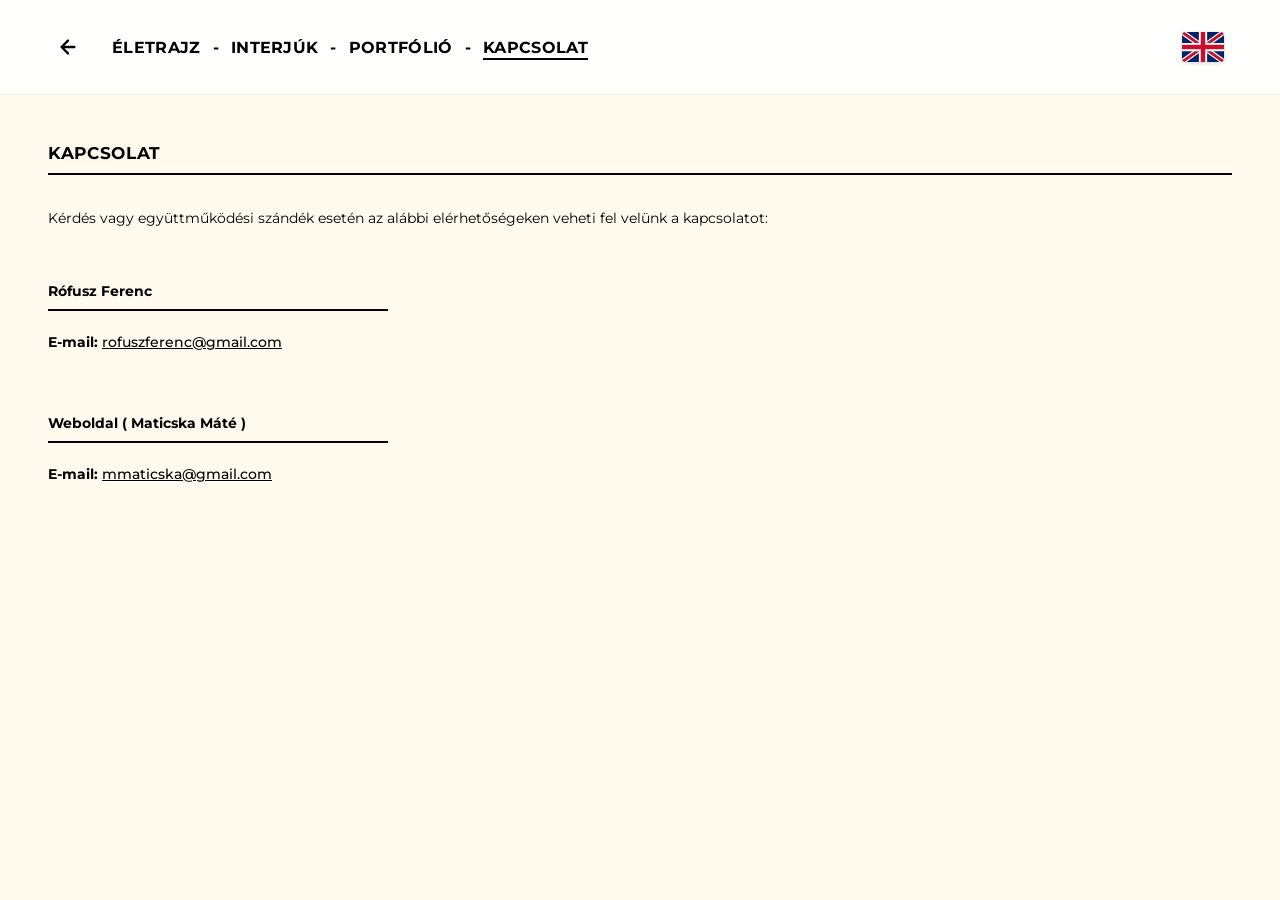
<file: contact.html>
<!DOCTYPE html>
<html lang="en">

<head>
    <meta charset="UTF-8">
    <meta name="viewport" content="width=device-width, initial-scale=1.0">
    <title>Contact | Ferenc Rofusz</title>
    <meta name="description" content="Contact information for Ferenc Rofusz, Academy Award-winning animation director.">
    <link rel="preconnect" href="https://fonts.googleapis.com">
    <link rel="preconnect" href="https://fonts.gstatic.com" crossorigin>
    <link href="https://fonts.googleapis.com/css2?family=Montserrat:wght@400;500;700;800&display=swap" rel="stylesheet">
    <link rel="stylesheet" href="style-interviews-contact.css">
    <script src="script-interviews-contact.js" defer></script>
</head>

<body>
    <header class="top-bar" id="top-bar">
        <div class="top-bar-left">
            <a href="index.html" class="back-arrow" id="back-arrow" title="Back to home">
                <svg viewBox="0 0 24 24" xmlns="http://www.w3.org/2000/svg">
                    <path d="M19 12H5M5 12L12 19M5 12L12 5" stroke-linecap="round" stroke-linejoin="round" />
                </svg>
            </a>
            <button class="menu-toggle" id="menu-toggle" aria-label="Toggle navigation" aria-expanded="false">
                <span class="hamburger-line"></span>
                <span class="hamburger-line"></span>
                <span class="hamburger-line"></span>
            </button>
            <nav class="cv-nav" id="cv-navigation">
                <a href="cv.html" id="nav-cv" data-hu="ÉLETRAJZ" data-en="CV">ÉLETRAJZ</a>
                <span class="separator">-</span>
                <a href="interviews.html" id="nav-interviews" data-hu="INTERJÚK" data-en="INTERVIEWS">INTERJÚK</a>
                <span class="separator">-</span>
                <a href="portfolio.html" id="nav-portfolio" data-hu="PORTFÓLIÓ" data-en="PORTFOLIO">PORTFÓLIÓ</a>
                <span class="separator">-</span>
                <a href="contact.html" id="nav-contact" class="active-page" data-hu="KAPCSOLAT"
                    data-en="CONTACT">KAPCSOLAT</a>
            </nav>
        </div>
        <div class="top-bar-right">
            <button class="lang-toggle" id="lang-toggle" title="Switch language" aria-label="Switch language">
                <svg id="flag-icon" viewBox="0 0 28 20" xmlns="http://www.w3.org/2000/svg">
                </svg>
            </button>
        </div>
    </header>
    <div class="menu-backdrop" id="menu-backdrop"></div>

    <main class="contact-container">
        <!-- Hungarian content -->
        <section id="hun-contact" class="page-section">
            <h2
                style="font-size: 1.05rem; font-weight: 700; margin-bottom: 2rem; padding-bottom: 0.6rem; border-bottom: 2px solid #000000; text-transform: uppercase; letter-spacing: 0.04em;">
                Kapcsolat</h2>
            <div style="font-size: 0.88rem; line-height: 1.7; color: #000000;">
                <p style="margin-bottom: 3rem;">Kérdés vagy együttműködési szándék esetén az alábbi elérhetőségeken veheti fel velünk a kapcsolatot:</p>

                <div style="margin-bottom: 3.5rem;">
                    <h3 style="font-size: 0.9rem; font-weight: 700; border-bottom: 2px solid #000000; padding-bottom: 0.4rem; margin-bottom: 1.2rem; max-width: 340px;">Rófusz Ferenc</h3>
                    <p><strong>E-mail:</strong> <a href="mailto:rofuszferenc@gmail.com" style="color: #000000; text-decoration: underline; font-weight: 500;">rofuszferenc@gmail.com</a></p>
                </div>

                <div>
                    <h3 style="font-size: 0.9rem; font-weight: 700; border-bottom: 2px solid #000000; padding-bottom: 0.4rem; margin-bottom: 1.2rem; max-width: 340px;">Weboldal ( Maticska Máté )</h3>
                    <p><strong>E-mail:</strong> <a href="mailto:mmaticska@gmail.com" style="color: #000000; text-decoration: underline; font-weight: 500;">mmaticska@gmail.com</a></p>
                </div>
            </div>
        </section>

        <!-- English content -->
        <section id="eng-contact" class="page-section hidden">
            <h2
                style="font-size: 1.05rem; font-weight: 700; margin-bottom: 2rem; padding-bottom: 0.6rem; border-bottom: 2px solid #000000; text-transform: uppercase; letter-spacing: 0.04em;">
                Contact</h2>
            <div style="font-size: 0.88rem; line-height: 1.7; color: #000000;">
                <p style="margin-bottom: 3rem;">For inquiries or collaboration, please get in touch with us at the following contact information:</p>

                <div style="margin-bottom: 3.5rem;">
                    <h3 style="font-size: 0.9rem; font-weight: 700; border-bottom: 2px solid #000000; padding-bottom: 0.4rem; margin-bottom: 1.2rem; max-width: 340px;">Ferenc Rófusz</h3>
                    <p><strong>E-mail:</strong> <a href="mailto:rofuszferenc@gmail.com" style="color: #000000; text-decoration: underline; font-weight: 500;">rofuszferenc@gmail.com</a></p>
                </div>

                <div>
                    <h3 style="font-size: 0.9rem; font-weight: 700; border-bottom: 2px solid #000000; padding-bottom: 0.4rem; margin-bottom: 1.2rem; max-width: 340px;">Website ( Máté Maticska )</h3>
                    <p><strong>E-mail:</strong> <a href="mailto:mmaticska@gmail.com" style="color: #000000; text-decoration: underline; font-weight: 500;">mmaticska@gmail.com</a></p>
                </div>
            </div>
        </section>
    </main>
</body>

</html>
</file>
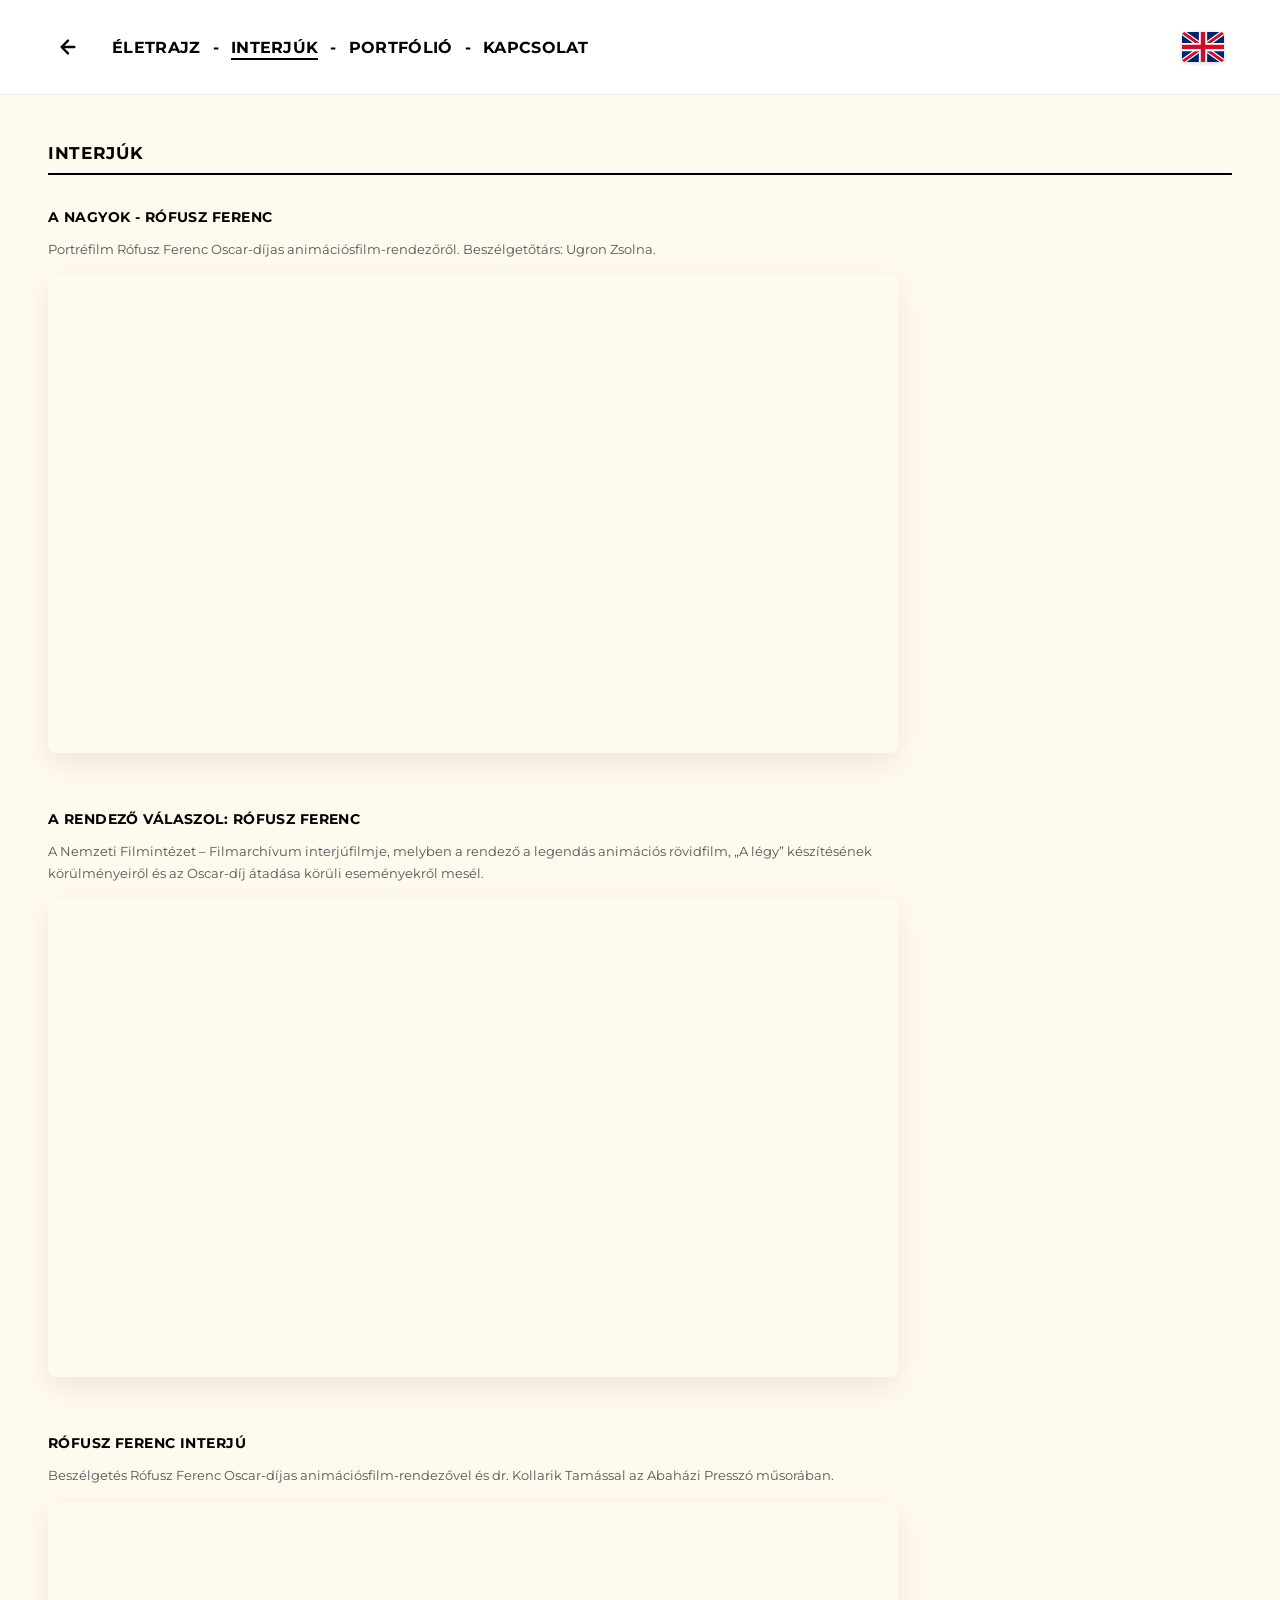
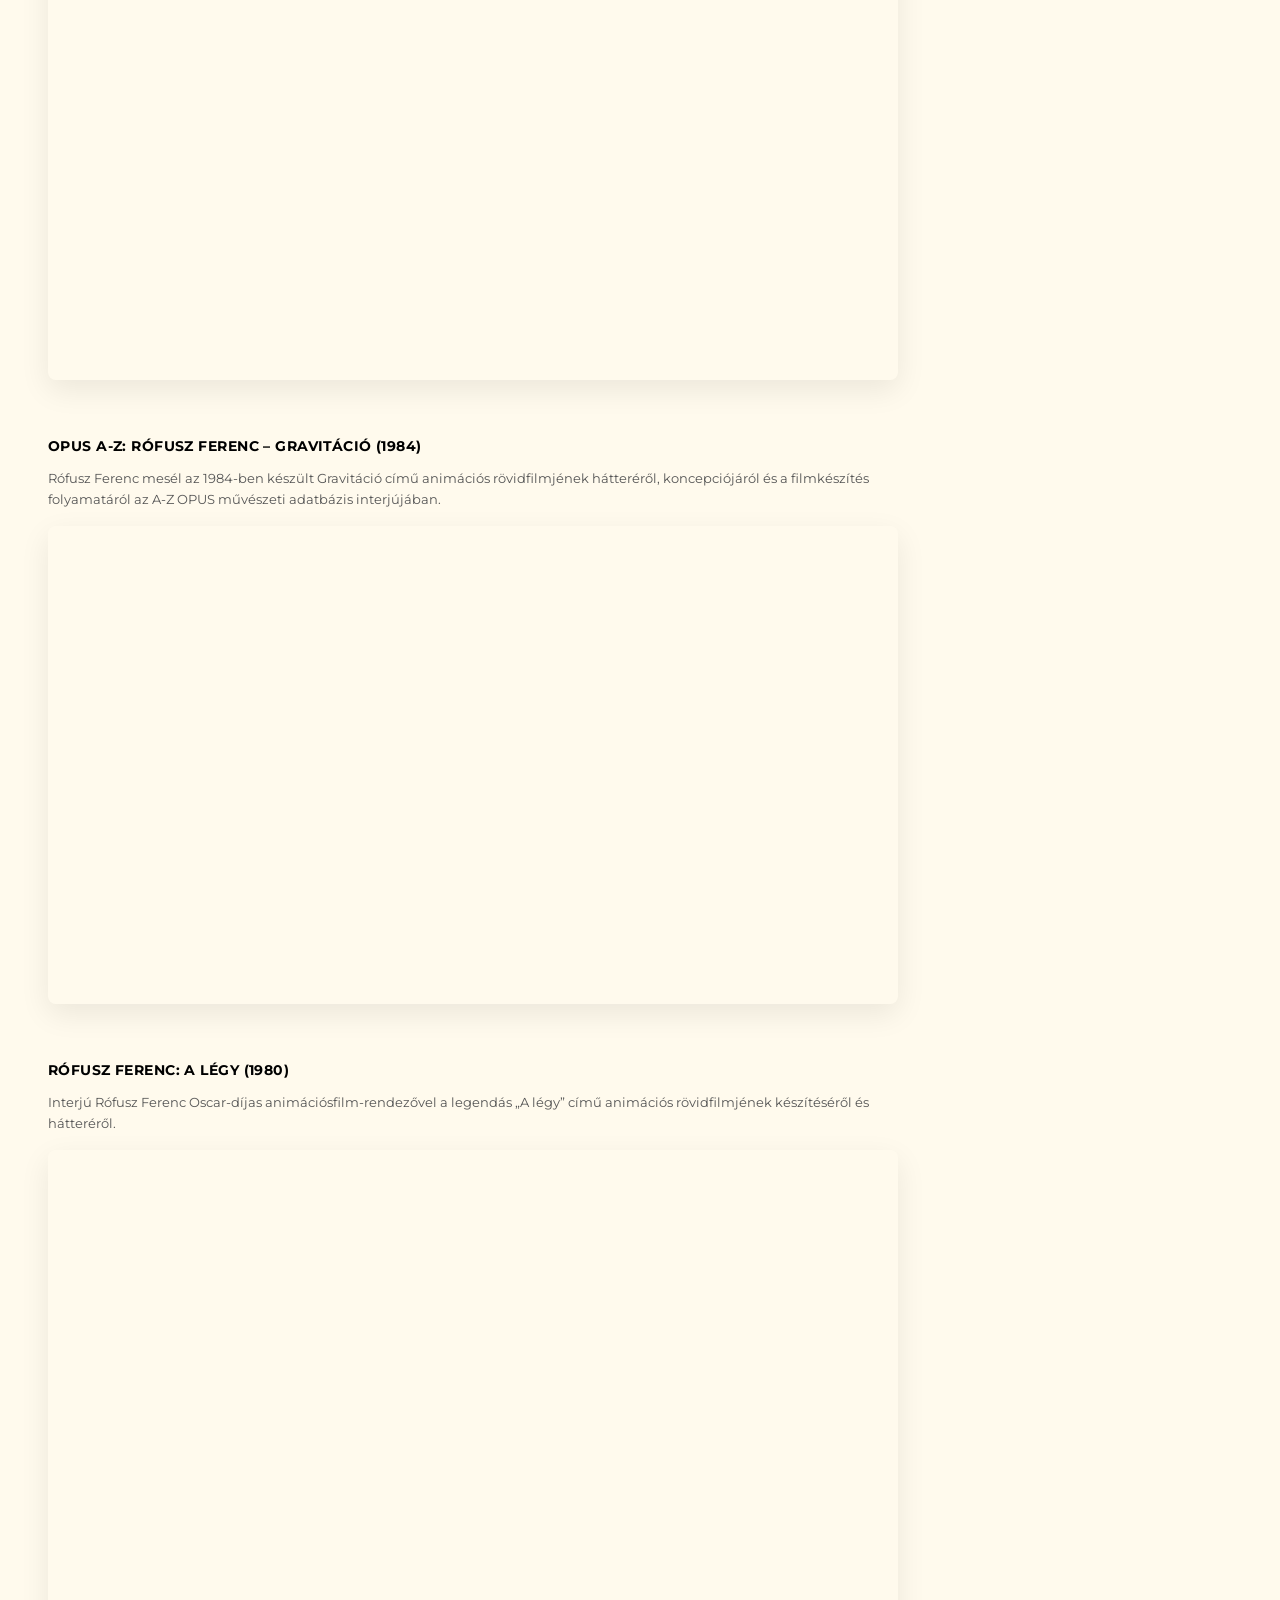
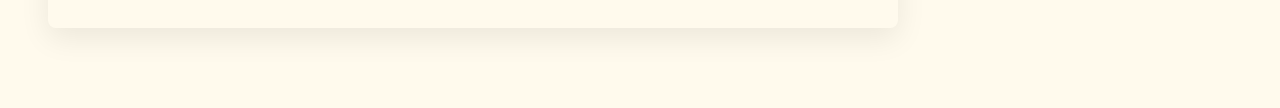
<file: interviews.html>
<!DOCTYPE html>
<html lang="en">
<head>
    <meta charset="UTF-8">
    <meta name="viewport" content="width=device-width, initial-scale=1.0">
    <title>Interviews | Ferenc Rofusz</title>
    <meta name="description" content="Interviews with Ferenc Rofusz, Academy Award-winning animation director.">
    <link rel="preconnect" href="https://fonts.googleapis.com">
    <link rel="preconnect" href="https://fonts.gstatic.com" crossorigin>
    <link href="https://fonts.googleapis.com/css2?family=Montserrat:wght@400;500;700;800&display=swap" rel="stylesheet">
    <link rel="stylesheet" href="style-interviews-contact.css">
    <script src="script-interviews-contact.js" defer></script>
</head>
<body>
    <header class="top-bar" id="top-bar">
        <div class="top-bar-left">
            <a href="index.html" class="back-arrow" id="back-arrow" title="Back to home">
                <svg viewBox="0 0 24 24" xmlns="http://www.w3.org/2000/svg">
                    <path d="M19 12H5M5 12L12 19M5 12L12 5" stroke-linecap="round" stroke-linejoin="round"/>
                </svg>
            </a>
            <button class="menu-toggle" id="menu-toggle" aria-label="Toggle navigation" aria-expanded="false">
                <span class="hamburger-line"></span>
                <span class="hamburger-line"></span>
                <span class="hamburger-line"></span>
            </button>
            <nav class="cv-nav" id="cv-navigation">
                <a href="cv.html" id="nav-cv" data-hu="ÉLETRAJZ" data-en="CV">ÉLETRAJZ</a>
                <span class="separator">-</span>
                <a href="interviews.html" id="nav-interviews" class="active-page" data-hu="INTERJÚK" data-en="INTERVIEWS">INTERJÚK</a>
                <span class="separator">-</span>
                <a href="portfolio.html" id="nav-portfolio" data-hu="PORTFÓLIÓ" data-en="PORTFOLIO">PORTFÓLIÓ</a>
                <span class="separator">-</span>
                <a href="contact.html" id="nav-contact" data-hu="KAPCSOLAT" data-en="CONTACT">KAPCSOLAT</a>
            </nav>
        </div>
        <div class="top-bar-right">
            <button class="lang-toggle" id="lang-toggle" title="Switch language" aria-label="Switch language">
                <svg id="flag-icon" viewBox="0 0 28 20" xmlns="http://www.w3.org/2000/svg">
                </svg>
            </button>
        </div>
    </header>
    <div class="menu-backdrop" id="menu-backdrop"></div>

    <main class="interviews-container">
        <!-- Hungarian content -->
        <section id="hun-interviews" class="page-section">
            <h2 style="font-size: 1.05rem; font-weight: 700; margin-bottom: 2rem; padding-bottom: 0.6rem; border-bottom: 2px solid #000000; text-transform: uppercase; letter-spacing: 0.04em;">Interjúk</h2>
            
            <div class="video-stack">
                <div class="video-item">
                    <h3 class="video-title">A nagyok - Rófusz Ferenc</h3>
                    <p class="video-description">Portréfilm Rófusz Ferenc Oscar-díjas animációsfilm-rendezőről. Beszélgetőtárs: Ugron Zsolna.</p>
                    <div class="video-wrapper">
                        <iframe src="https://www.youtube.com/embed/4d3fYSugNXc" title="A nagyok - Rófusz Ferenc" allow="accelerometer; autoplay; clipboard-write; encrypted-media; gyroscope; picture-in-picture; web-share" allowfullscreen></iframe>
                    </div>
                </div>

                <div class="video-item">
                    <h3 class="video-title">A rendező válaszol: Rófusz Ferenc</h3>
                    <p class="video-description">A Nemzeti Filmintézet – Filmarchívum interjúfilmje, melyben a rendező a legendás animációs rövidfilm, „A légy” készítésének körülményeiről és az Oscar-díj átadása körüli eseményekről mesél.</p>
                    <div class="video-wrapper">
                        <iframe src="https://www.youtube.com/embed/uu04R0nTomk" title="A rendező válaszol: Rófusz Ferenc" allow="accelerometer; autoplay; clipboard-write; encrypted-media; gyroscope; picture-in-picture; web-share" allowfullscreen></iframe>
                    </div>
                </div>

                <div class="video-item">
                    <h3 class="video-title">Rófusz Ferenc Interjú</h3>
                    <p class="video-description">Beszélgetés Rófusz Ferenc Oscar-díjas animációsfilm-rendezővel és dr. Kollarik Tamással az Abaházi Presszó műsorában.</p>
                    <div class="video-wrapper">
                        <iframe src="https://videa.hu/player?v=eG8rBekgghHDsQeF" title="Interview with Ferenc Rófusz" allowfullscreen="allowfullscreen" webkitallowfullscreen="webkitallowfullscreen" mozallowfullscreen="mozallowfullscreen" frameborder="0"></iframe>
                    </div>
                </div>

                <div class="video-item">
                    <h3 class="video-title">OPUS A-Z: Rófusz Ferenc – Gravitáció (1984)</h3>
                    <p class="video-description">Rófusz Ferenc mesél az 1984-ben készült Gravitáció című animációs rövidfilmjének hátteréről, koncepciójáról és a filmkészítés folyamatáról az A-Z OPUS művészeti adatbázis interjújában.</p>
                    <div class="video-wrapper">
                        <iframe src="https://www.youtube.com/embed/0zvVD1_QoEo" title="OPUS A-Z: Rófusz Ferenc – Gravitáció (1984)" allow="accelerometer; autoplay; clipboard-write; encrypted-media; gyroscope; picture-in-picture; web-share" allowfullscreen></iframe>
                    </div>
                </div>

                <div class="video-item">
                    <h3 class="video-title">Rófusz Ferenc: A légy (1980)</h3>
                    <p class="video-description">Interjú Rófusz Ferenc Oscar-díjas animációsfilm-rendezővel a legendás „A légy” című animációs rövidfilmjének készítéséről és hátteréről.</p>
                    <div class="video-wrapper">
                        <iframe src="https://www.youtube.com/embed/AgMYpuUhImk" title="Rófusz Ferenc - A légy, 1980" allow="accelerometer; autoplay; clipboard-write; encrypted-media; gyroscope; picture-in-picture; web-share" referrerpolicy="strict-origin-when-cross-origin" allowfullscreen></iframe>
                    </div>
                </div>
            </div>
        </section>

        <!-- English content -->
        <section id="eng-interviews" class="page-section hidden">
            <h2 style="font-size: 1.05rem; font-weight: 700; margin-bottom: 2rem; padding-bottom: 0.6rem; border-bottom: 2px solid #000000; text-transform: uppercase; letter-spacing: 0.04em;">Interviews</h2>
            
            <div class="video-stack">
                <div class="video-item">
                    <h3 class="video-title">A nagyok (The Great Ones) - Ferenc Rófusz</h3>
                    <p class="video-description">Portrait documentary about Oscar-winning animation director Ferenc Rófusz. Interview by Zsolna Ugron (in Hungarian).</p>
                    <div class="video-wrapper">
                        <iframe src="https://www.youtube.com/embed/4d3fYSugNXc" title="A nagyok - Ferenc Rófusz" allow="accelerometer; autoplay; clipboard-write; encrypted-media; gyroscope; picture-in-picture; web-share" allowfullscreen></iframe>
                    </div>
                </div>

                <div class="video-item">
                    <h3 class="video-title">The Director Answers: Ferenc Rófusz</h3>
                    <p class="video-description">An interview film produced by the National Film Institute – Film Archive. The director shares insights about the creation of the 1980 Academy Award-winning short film "The Fly" and his journey (in Hungarian).</p>
                    <div class="video-wrapper">
                        <iframe src="https://www.youtube.com/embed/uu04R0nTomk" title="The Director Answers: Ferenc Rófusz" allow="accelerometer; autoplay; clipboard-write; encrypted-media; gyroscope; picture-in-picture; web-share" allowfullscreen></iframe>
                    </div>
                </div>

                <div class="video-item">
                    <h3 class="video-title">Interview with Ferenc Rófusz</h3>
                    <p class="video-description">Talk show interview with Oscar-winning animation director Ferenc Rófusz and Dr. Tamás Kollarik on the Abaházi Presszó show (in Hungarian).</p>
                    <div class="video-wrapper">
                        <iframe src="https://videa.hu/player?v=eG8rBekgghHDsQeF" title="Interview with Ferenc Rófusz" allowfullscreen="allowfullscreen" webkitallowfullscreen="webkitallowfullscreen" mozallowfullscreen="mozallowfullscreen" frameborder="0"></iframe>
                    </div>
                </div>

                <div class="video-item">
                    <h3 class="video-title">OPUS A-Z: Ferenc Rófusz – Gravity (1984)</h3>
                    <p class="video-description">Ferenc Rófusz talks about the background, concept, and creative process behind his 1984 animated short film "Gravity" in this interview for the A-Z OPUS art database (in Hungarian).</p>
                    <div class="video-wrapper">
                        <iframe src="https://www.youtube.com/embed/0zvVD1_QoEo" title="OPUS A-Z: Ferenc Rófusz – Gravity (1984)" allow="accelerometer; autoplay; clipboard-write; encrypted-media; gyroscope; picture-in-picture; web-share" allowfullscreen></iframe>
                    </div>
                </div>

                <div class="video-item">
                    <h3 class="video-title">Ferenc Rófusz: The Fly (1980)</h3>
                    <p class="video-description">Interview with Oscar-winning animation director Ferenc Rófusz about the making and background of his legendary animated short film "The Fly" (in Hungarian).</p>
                    <div class="video-wrapper">
                        <iframe src="https://www.youtube.com/embed/AgMYpuUhImk" title="Rófusz Ferenc - A légy, 1980" allow="accelerometer; autoplay; clipboard-write; encrypted-media; gyroscope; picture-in-picture; web-share" referrerpolicy="strict-origin-when-cross-origin" allowfullscreen></iframe>
                    </div>
                </div>
            </div>
        </section>
    </main>
</body>
</html>
</file>
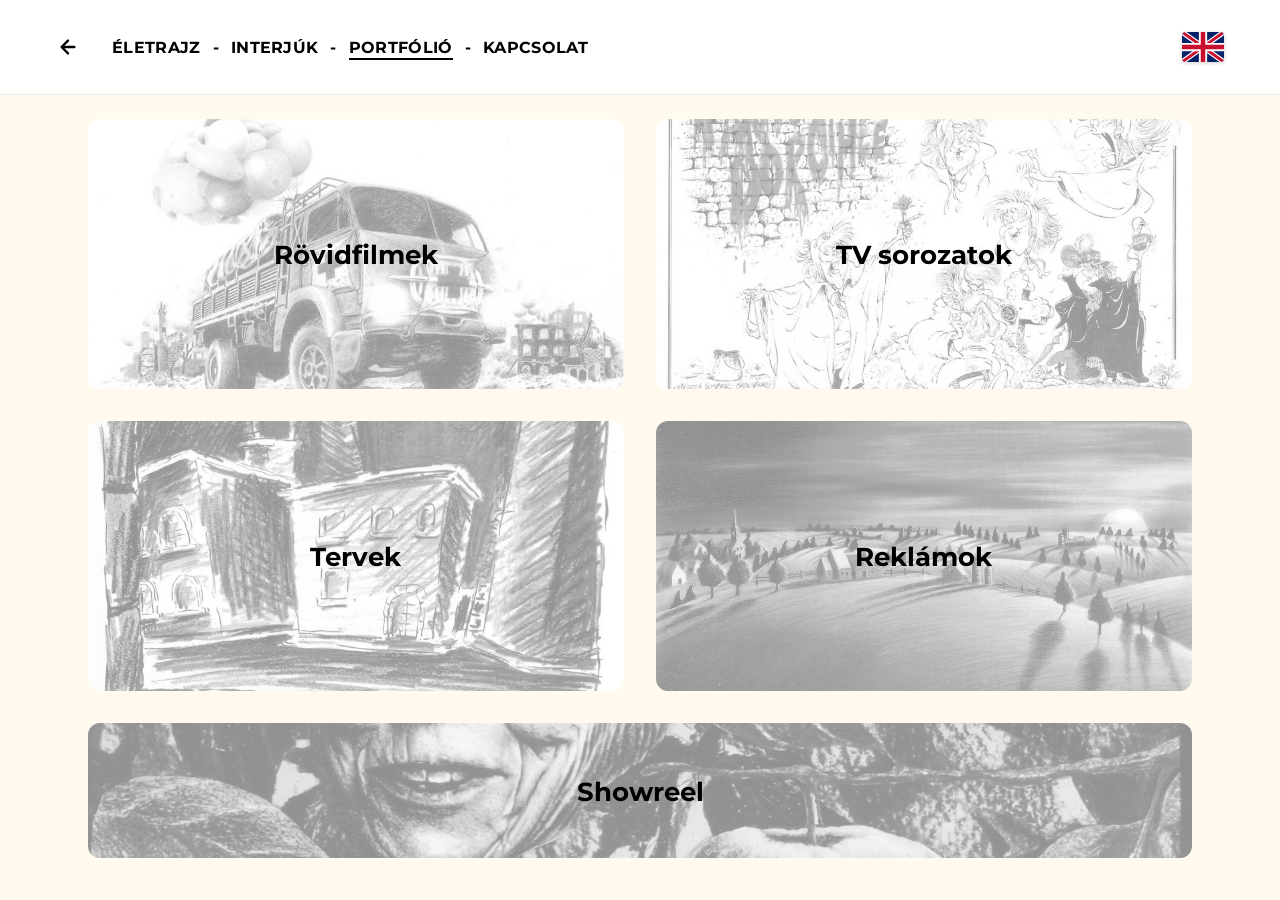
<file: portfolio.html>
<!DOCTYPE html>
<html lang="en">
<head>
    <meta charset="UTF-8">
    <meta name="viewport" content="width=device-width, initial-scale=1.0">
    <title>Portfolio | Ferenc Rofusz</title>
    <meta name="description" content="Portfolio of Ferenc Rofusz. Showcase of shortfilms, tv series, design work, and commercials.">
    <link rel="preconnect" href="https://fonts.googleapis.com">
    <link rel="preconnect" href="https://fonts.gstatic.com" crossorigin>
    <link href="https://fonts.googleapis.com/css2?family=Montserrat:wght@400;500;700;800&display=swap" rel="stylesheet">
    <link rel="stylesheet" href="assets/portfolio/style-portfolio.css">
    <script src="assets/portfolio/script-portfolio.js" defer></script>
</head>
<body>
    <header class="top-bar" id="top-bar">
        <div class="top-bar-left">
            <a href="index.html" class="back-arrow" id="back-arrow" title="Back to home">
                <svg viewBox="0 0 24 24" xmlns="http://www.w3.org/2000/svg">
                    <path d="M19 12H5M5 12L12 19M5 12L12 5" stroke-linecap="round" stroke-linejoin="round"/>
                </svg>
            </a>
            <button class="menu-toggle" id="menu-toggle" aria-label="Toggle navigation" aria-expanded="false">
                <span class="hamburger-line"></span>
                <span class="hamburger-line"></span>
                <span class="hamburger-line"></span>
            </button>
            <nav class="cv-nav" id="cv-navigation">
                <a href="cv.html" id="nav-cv" data-hu="ÉLETRAJZ" data-en="CV">ÉLETRAJZ</a>
                <span class="separator">-</span>
                <a href="interviews.html" id="nav-interviews" data-hu="INTERJÚK" data-en="INTERVIEWS">INTERJÚK</a>
                <span class="separator">-</span>
                <a href="portfolio.html" id="nav-portfolio" class="active-page" data-hu="PORTFÓLIÓ" data-en="PORTFOLIO">PORTFÓLIÓ</a>
                <span class="separator">-</span>
                <a href="contact.html" id="nav-contact" data-hu="KAPCSOLAT" data-en="CONTACT">KAPCSOLAT</a>
            </nav>
        </div>
        <div class="top-bar-right">
            <button class="lang-toggle" id="lang-toggle" title="Switch language" aria-label="Switch language">
                <svg id="flag-icon" viewBox="0 0 28 20" xmlns="http://www.w3.org/2000/svg">
                </svg>
            </button>
        </div>
    </header>
    <div class="menu-backdrop" id="menu-backdrop"></div>

    <main class="portfolio-container">
        <a href="assets/portfolio/shortfilms.html" class="portfolio-card card-large" id="card-shortfilms">
            <div class="card-bg active" style="background-image: url('assets/portfolio/shortfilms/cover/last_supper.jpg');"></div>
            <div class="card-bg next"></div>
            <div class="card-overlay"></div>
            <h3 class="card-title" data-hu="Rövidfilmek" data-en="Short films">Rövidfilmek</h3>
        </a>
        <a href="assets/portfolio/tv-series.html" class="portfolio-card card-large" id="card-tvseries">
            <div class="card-bg active" style="background-image: url('assets/portfolio/tv-series/cover/Hoppi_Plakat_projector.jpg');"></div>
            <div class="card-bg next"></div>
            <div class="card-overlay"></div>
            <h3 class="card-title" data-hu="TV sorozatok" data-en="TV series">TV sorozatok</h3>
        </a>
        <a href="assets/portfolio/design.html" class="portfolio-card card-large" id="card-design">
            <div class="card-bg active" style="background-image: url('assets/portfolio/design/cover/cover1.jpg');"></div>
            <div class="card-bg next"></div>
            <div class="card-overlay"></div>
            <h3 class="card-title" data-hu="Tervek" data-en="Designs">Tervek</h3>
        </a>
        <a href="assets/portfolio/commercials.html" class="portfolio-card card-large" id="card-commercials">
            <div class="card-bg active" style="background-image: url('assets/portfolio/commercials/cover/cover1.jpg');"></div>
            <div class="card-bg next"></div>
            <div class="card-overlay"></div>
            <h3 class="card-title" data-hu="Reklámok" data-en="Commercials">Reklámok</h3>
        </a>
        <a href="assets/portfolio/showreel.html" class="portfolio-card card-thin" id="card-showreel">
            <div class="card-bg active" style="background-image: url('assets/home/valogatas/A légy-035.jpg');"></div>
            <div class="card-bg next"></div>
            <div class="card-overlay"></div>
            <h3 class="card-title" data-hu="Showreel" data-en="Showreel">Showreel</h3>
        </a>
    </main>

    <!-- TV Series Sub-portfolio Modal -->
    <div class="modal-overlay" id="tvseries-modal">
        <div class="modal-content">
            <button class="modal-back-arrow" id="modal-back" aria-label="Back">
                <svg viewBox="0 0 24 24" xmlns="http://www.w3.org/2000/svg">
                    <path d="M19 12H5M5 12L12 19M5 12L12 5" stroke-linecap="round" stroke-linejoin="round"/>
                </svg>
            </button>
            <div class="modal-cards-container">
                <a href="assets/portfolio/tv-series.html" class="portfolio-card card-large" id="modal-card-tvseries">
                    <div class="card-bg active" style="background-image: url('assets/portfolio/tv-series/cover/Hoppi_Plakat_projector.jpg');"></div>
                    <div class="card-bg next"></div>
                    <div class="card-overlay"></div>
                    <h3 class="card-title" data-hu="TV sorozatok" data-en="TV series">TV sorozatok</h3>
                </a>
                <a href="assets/portfolio/tv-series-design.html" class="portfolio-card card-large" id="modal-card-tvseries-design">
                    <div class="card-bg active" style="background-image: url('assets/portfolio/tv-series/cover/katalogus_nagy_01.jpg');"></div>
                    <div class="card-bg next"></div>
                    <div class="card-overlay"></div>
                    <h3 class="card-title" data-hu="TV sorozat tervek" data-en="TV series design">TV sorozat tervek</h3>
                </a>
            </div>
        </div>
    </div>
</body>
</html>
</file>
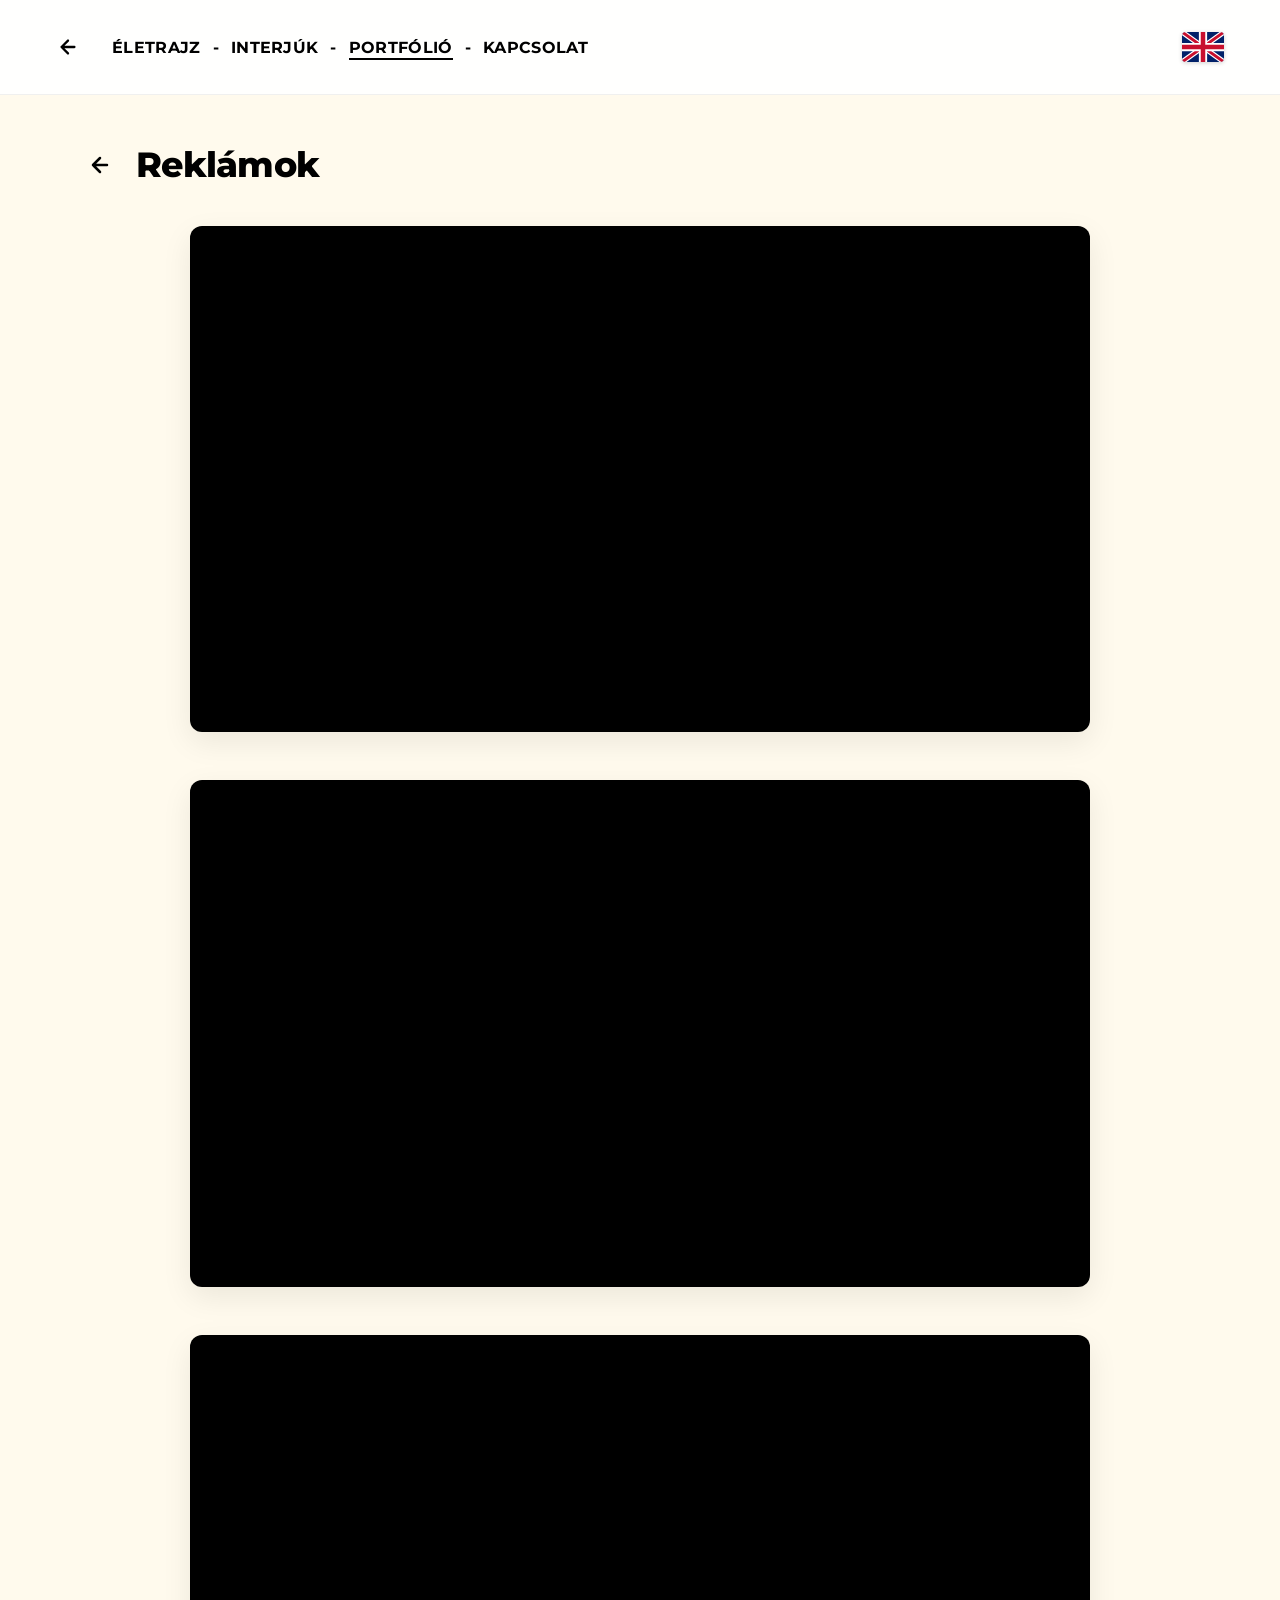
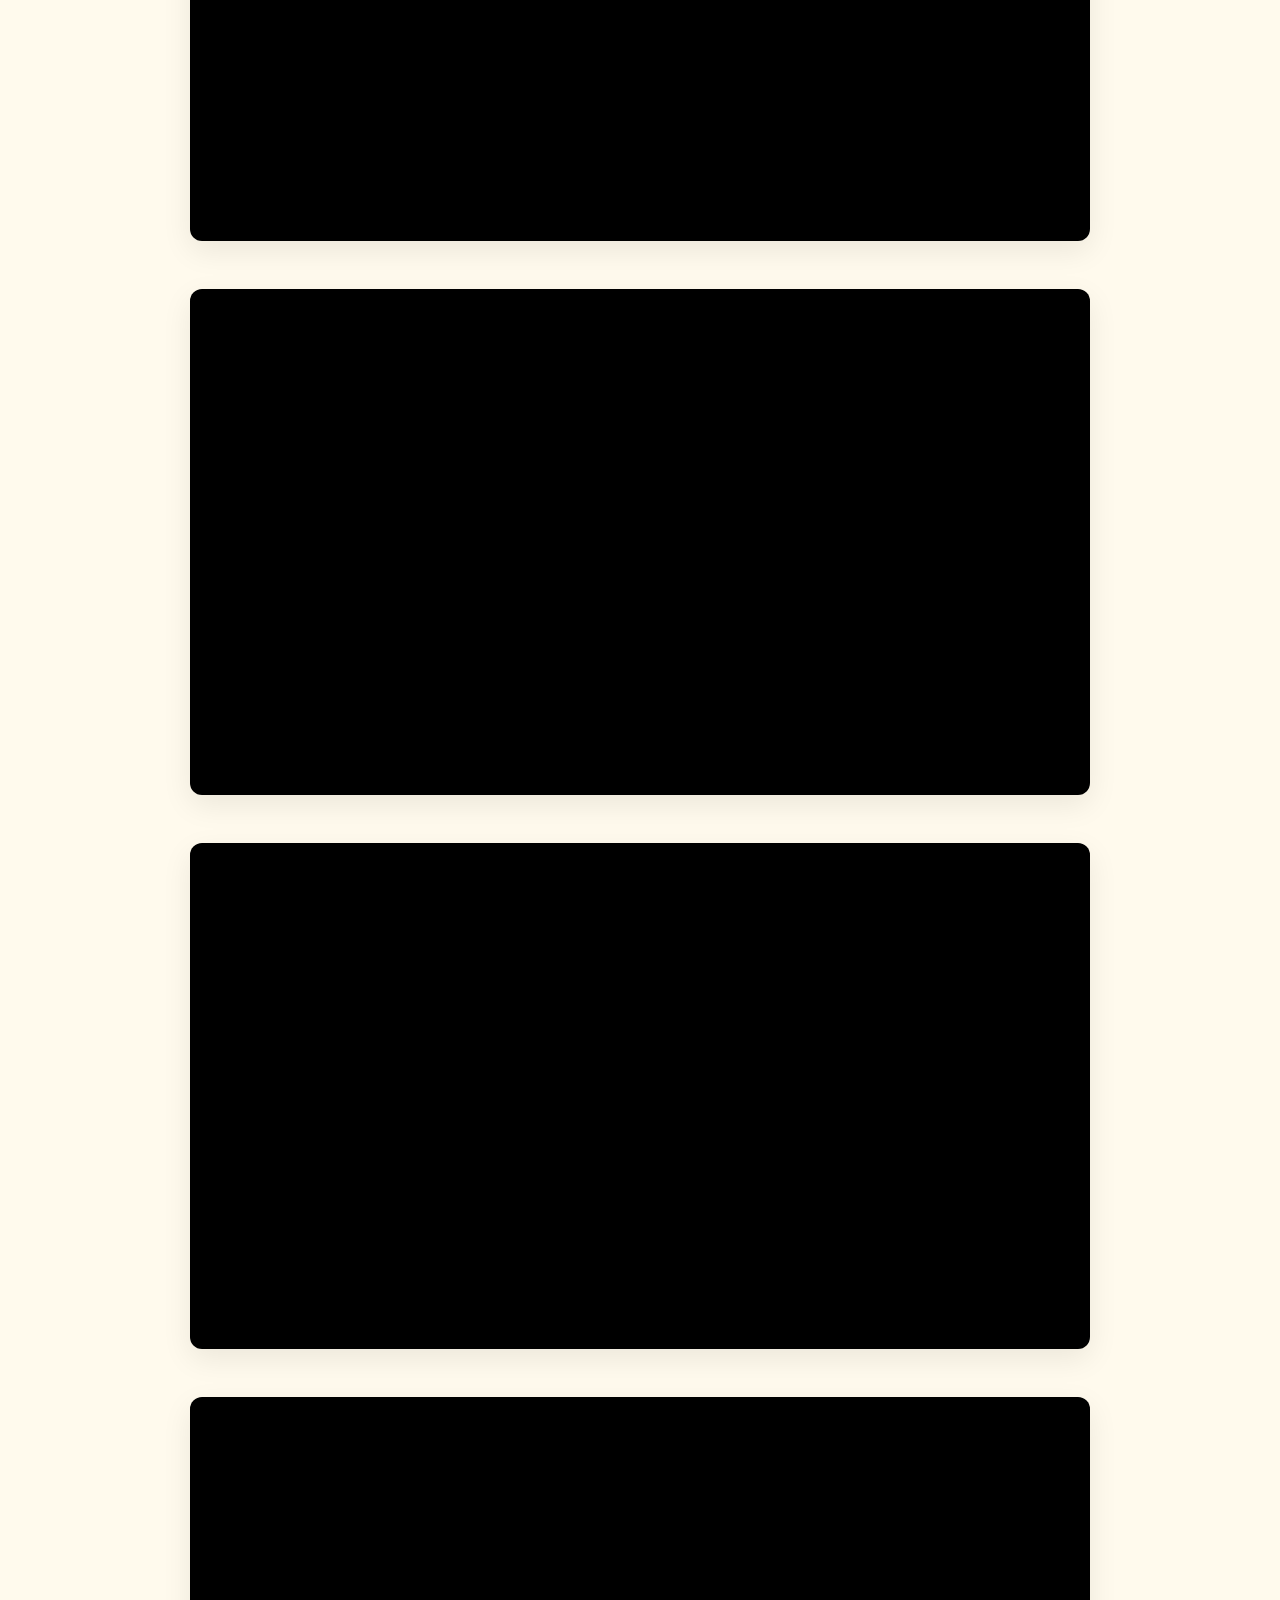
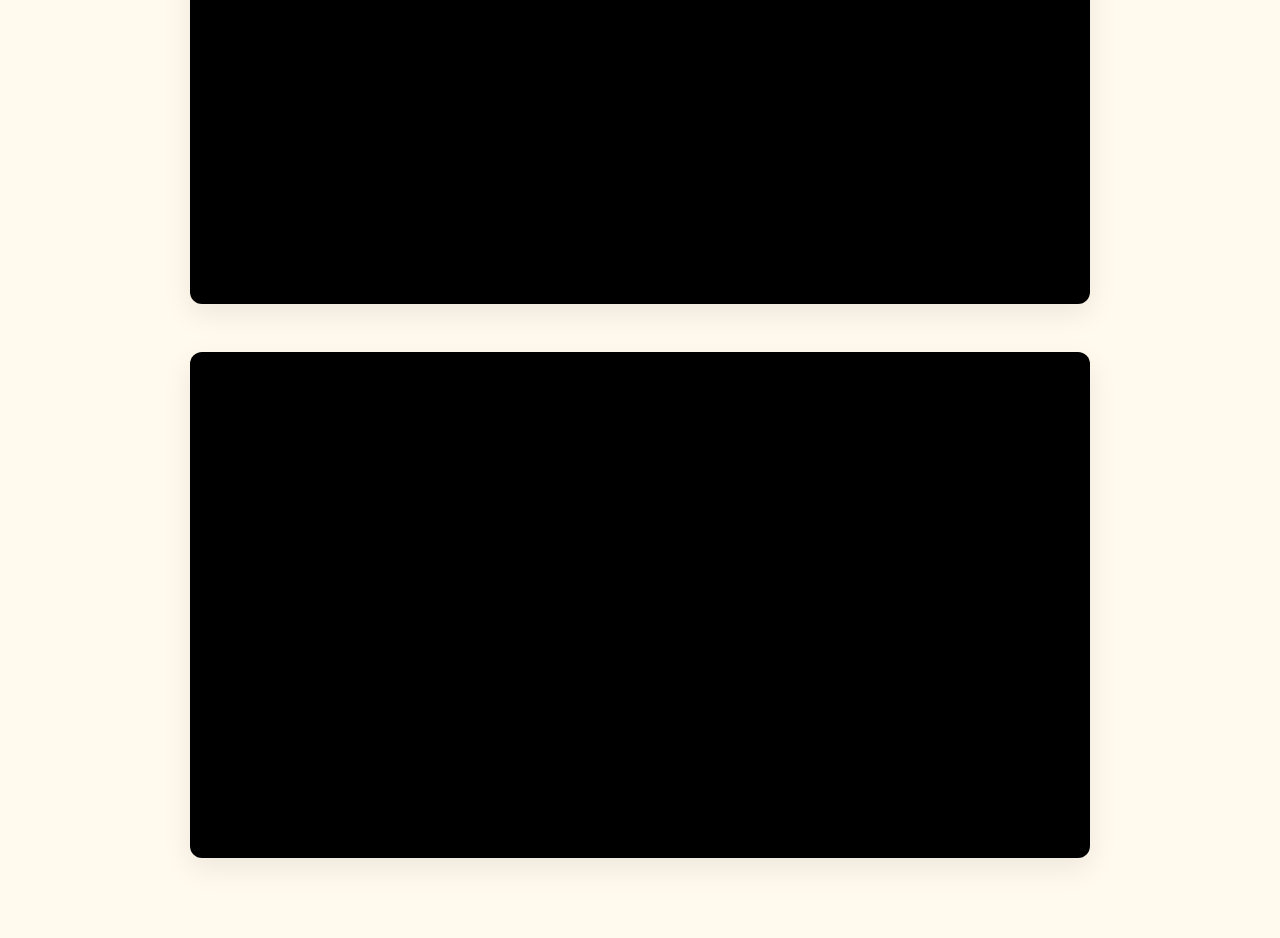
<file: assets/portfolio/commercials.html>
<!DOCTYPE html>
<html lang="en">
<head>
    <meta charset="UTF-8">
    <meta name="viewport" content="width=device-width, initial-scale=1.0">
    <title>Commercials | Ferenc Rofusz</title>
    <meta name="description" content="Commercials and advertising work by Ferenc Rofusz.">
    <link rel="preconnect" href="https://fonts.googleapis.com">
    <link rel="preconnect" href="https://fonts.gstatic.com" crossorigin>
    <link href="https://fonts.googleapis.com/css2?family=Montserrat:wght@400;500;700;800&display=swap" rel="stylesheet">
    <link rel="stylesheet" href="style-showreel-commercials.css">
    <script src="script-portfolio.js" defer></script>
</head>
<body>
    <header class="top-bar" id="top-bar">
        <div class="top-bar-left">
            <a href="../../portfolio.html" class="back-arrow" id="back-arrow" title="Back to portfolio">
                <svg viewBox="0 0 24 24" xmlns="http://www.w3.org/2000/svg">
                    <path d="M19 12H5M5 12L12 19M5 12L12 5" stroke-linecap="round" stroke-linejoin="round"/>
                </svg>
            </a>
            <button class="menu-toggle" id="menu-toggle" aria-label="Toggle navigation" aria-expanded="false">
                <span class="hamburger-line"></span>
                <span class="hamburger-line"></span>
                <span class="hamburger-line"></span>
            </button>
            <nav class="cv-nav" id="cv-navigation">
                <a href="../../cv.html" id="nav-cv" data-hu="ÉLETRAJZ" data-en="CV">ÉLETRAJZ</a>
                <span class="separator">-</span>
                <a href="../../interviews.html" id="nav-interviews" data-hu="INTERJÚK" data-en="INTERVIEWS">INTERJÚK</a>
                <span class="separator">-</span>
                <a href="../../portfolio.html" id="nav-portfolio" class="active-page" data-hu="PORTFÓLIÓ" data-en="PORTFOLIO">PORTFÓLIÓ</a>
                <span class="separator">-</span>
                <a href="../../contact.html" id="nav-contact" data-hu="KAPCSOLAT" data-en="CONTACT">KAPCSOLAT</a>
            </nav>
        </div>
        <div class="top-bar-right">
            <button class="lang-toggle" id="lang-toggle" title="Switch language" aria-label="Switch language">
                <svg id="flag-icon" viewBox="0 0 28 20" xmlns="http://www.w3.org/2000/svg">
                </svg>
            </button>
        </div>
    </header>
    <div class="menu-backdrop" id="menu-backdrop"></div>

    <main class="detail-container">
        <div class="video-player-header">
            <a href="../../portfolio.html" class="video-back-button" aria-label="Back to portfolio">
                <svg viewBox="0 0 24 24" xmlns="http://www.w3.org/2000/svg">
                    <path d="M19 12H5M5 12L12 19M5 12L12 5" stroke-linecap="round" stroke-linejoin="round"/>
                </svg>
            </a>
            <h2 class="page-title" data-hu="Reklámok" data-en="Commercials">Reklámok</h2>
        </div>
        <div class="video-list" style="display: flex; flex-direction: column; gap: 3rem; width: 100%; max-width: 900px; margin: 0 auto;">
            <div class="video-wrapper">
                <iframe src="https://www.youtube.com/embed/6t7Ty7BBtqY" title="Commercial by Ferenc Rofusz 08" frameborder="0" allow="accelerometer; autoplay; clipboard-write; encrypted-media; gyroscope; picture-in-picture; web-share" referrerpolicy="strict-origin-when-cross-origin" allowfullscreen></iframe>
            </div>
            <div class="video-wrapper">
                <iframe src="https://www.youtube.com/embed/ee5bNBMQxJw" title="Commercial by Ferenc Rofusz 07" frameborder="0" allow="accelerometer; autoplay; clipboard-write; encrypted-media; gyroscope; picture-in-picture; web-share" referrerpolicy="strict-origin-when-cross-origin" allowfullscreen></iframe>
            </div>
            <div class="video-wrapper">
                <iframe src="https://www.youtube.com/embed/mUdGMyoWg6c" title="Commercial by Ferenc Rofusz 06" frameborder="0" allow="accelerometer; autoplay; clipboard-write; encrypted-media; gyroscope; picture-in-picture; web-share" referrerpolicy="strict-origin-when-cross-origin" allowfullscreen></iframe>
            </div>
            <div class="video-wrapper">
                <iframe src="https://www.youtube.com/embed/zvPGx7slcZk" title="Commercial by Ferenc Rofusz 05" frameborder="0" allow="accelerometer; autoplay; clipboard-write; encrypted-media; gyroscope; picture-in-picture; web-share" referrerpolicy="strict-origin-when-cross-origin" allowfullscreen></iframe>
            </div>
            <div class="video-wrapper">
                <iframe src="https://www.youtube.com/embed/jpZy_N2c92Q" title="Commercial by Ferenc Rofusz 04" frameborder="0" allow="accelerometer; autoplay; clipboard-write; encrypted-media; gyroscope; picture-in-picture; web-share" referrerpolicy="strict-origin-when-cross-origin" allowfullscreen></iframe>
            </div>
            <div class="video-wrapper">
                <iframe src="https://www.youtube.com/embed/SZo9tJcd9To" title="Commercial by Ferenc Rofusz 03" frameborder="0" allow="accelerometer; autoplay; clipboard-write; encrypted-media; gyroscope; picture-in-picture; web-share" referrerpolicy="strict-origin-when-cross-origin" allowfullscreen></iframe>
            </div>
            <div class="video-wrapper">
                <iframe src="https://www.youtube.com/embed/ILHCLKoV6D0" title="Commercial by Ferenc Rofusz 01" frameborder="0" allow="accelerometer; autoplay; clipboard-write; encrypted-media; gyroscope; picture-in-picture; web-share" referrerpolicy="strict-origin-when-cross-origin" allowfullscreen></iframe>
            </div>
        </div>
    </main>
</body>
</html>
</file>
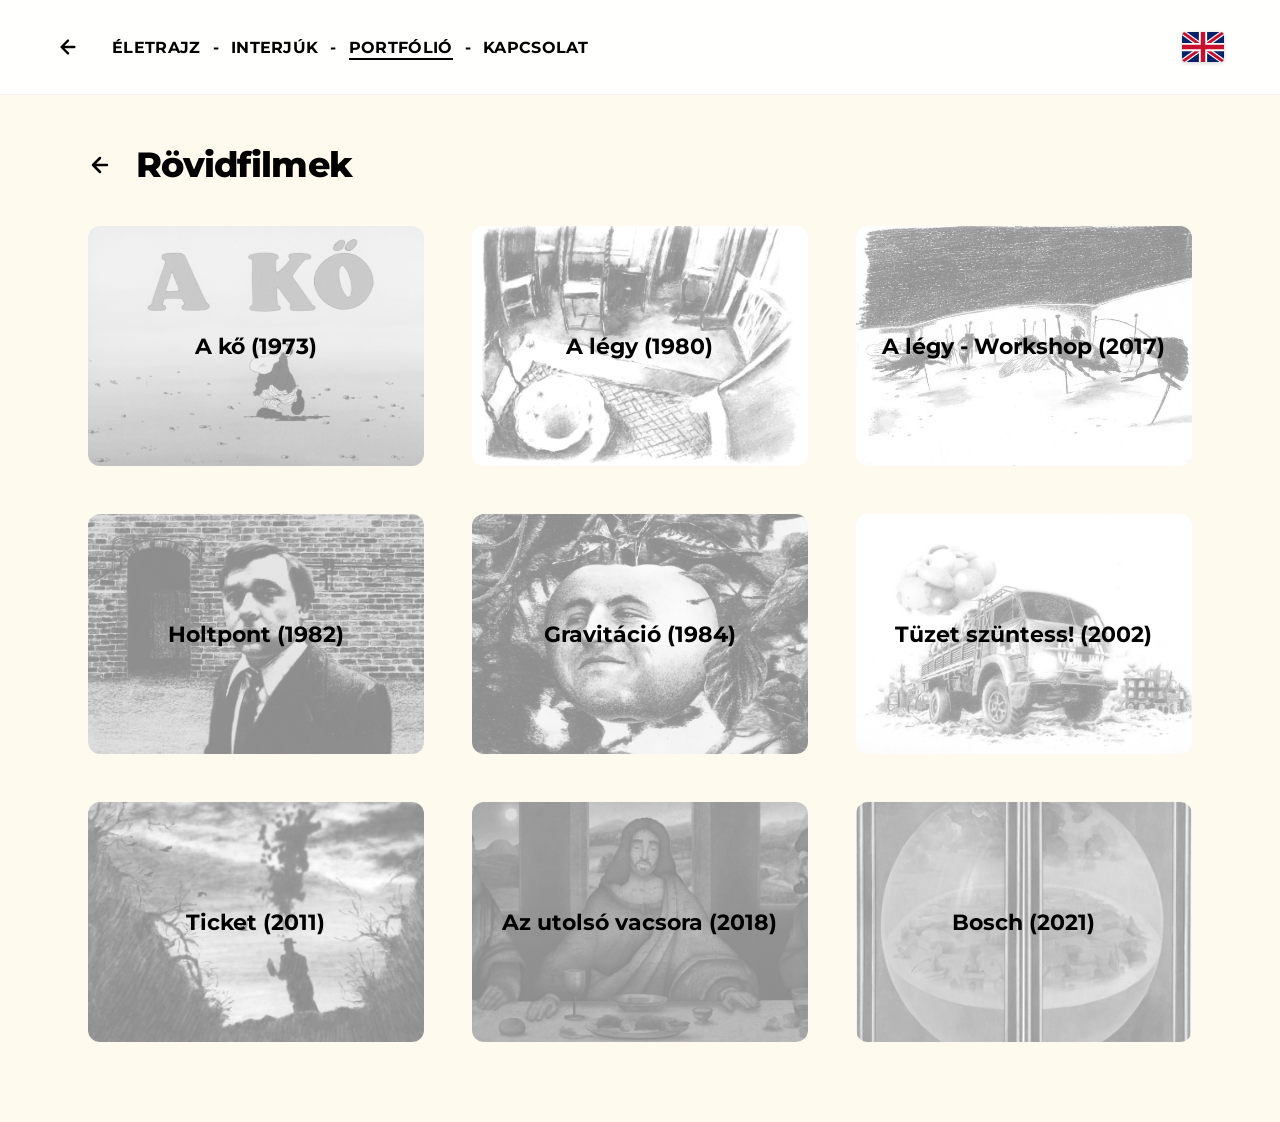
<file: assets/portfolio/shortfilms.html>
<!DOCTYPE html>
<html lang="en">
<head>
    <meta charset="UTF-8">
    <meta name="viewport" content="width=device-width, initial-scale=1.0">
    <title>Short Films | Ferenc Rofusz</title>
    <meta name="description" content="Short animated films by Ferenc Rofusz.">
    <link rel="preconnect" href="https://fonts.googleapis.com">
    <link rel="preconnect" href="https://fonts.gstatic.com" crossorigin>
    <link href="https://fonts.googleapis.com/css2?family=Montserrat:wght@400;500;700;800&display=swap" rel="stylesheet">
    <link rel="stylesheet" href="style-shortfilms.css">
    <script src="script-shortfilms.js" defer></script>
</head>
<body>
    <header class="top-bar" id="top-bar">
        <div class="top-bar-left">
            <a href="../../portfolio.html" class="back-arrow" id="back-arrow" title="Back to portfolio">
                <svg viewBox="0 0 24 24" xmlns="http://www.w3.org/2000/svg">
                    <path d="M19 12H5M5 12L12 19M5 12L12 5" stroke-linecap="round" stroke-linejoin="round"/>
                </svg>
            </a>
            <button class="menu-toggle" id="menu-toggle" aria-label="Toggle navigation" aria-expanded="false">
                <span class="hamburger-line"></span>
                <span class="hamburger-line"></span>
                <span class="hamburger-line"></span>
            </button>
            <nav class="cv-nav" id="cv-navigation">
                <a href="../../cv.html" id="nav-cv" data-hu="ÉLETRAJZ" data-en="CV">ÉLETRAJZ</a>
                <span class="separator">-</span>
                <a href="../../interviews.html" id="nav-interviews" data-hu="INTERJÚK" data-en="INTERVIEWS">INTERJÚK</a>
                <span class="separator">-</span>
                <a href="../../portfolio.html" id="nav-portfolio" class="active-page" data-hu="PORTFÓLIÓ" data-en="PORTFOLIO">PORTFÓLIÓ</a>
                <span class="separator">-</span>
                <a href="../../contact.html" id="nav-contact" data-hu="KAPCSOLAT" data-en="CONTACT">KAPCSOLAT</a>
            </nav>
        </div>
        <div class="top-bar-right">
            <button class="lang-toggle" id="lang-toggle" title="Switch language" aria-label="Switch language">
                <svg id="flag-icon" viewBox="0 0 28 20" xmlns="http://www.w3.org/2000/svg">
                </svg>
            </button>
        </div>
    </header>
    <div class="menu-backdrop" id="menu-backdrop"></div>

    <main class="detail-container">
        <!-- 9-Card Grid View -->
        <div id="films-grid-view">
            <div class="video-player-header">
                <a href="../../portfolio.html" class="video-back-button" aria-label="Back to portfolio">
                    <svg viewBox="0 0 24 24" xmlns="http://www.w3.org/2000/svg">
                        <path d="M19 12H5M5 12L12 19M5 12L12 5" stroke-linecap="round" stroke-linejoin="round"/>
                    </svg>
                </a>
                <h2 class="page-title" data-hu="Rövidfilmek" data-en="Short films">Rövidfilmek</h2>
            </div>
            <div class="shortfilms-grid">
                <!-- 0. a_ko_1973 -->
                <a href="#" class="portfolio-card" id="film-a-ko-1973" data-video="-E0ISmDYInw">
                    <div class="card-bg" style="background-image: url('shortfilms/cover/a_ko_cover.jpg');"></div>
                    <div class="card-overlay"></div>
                    <h3 class="card-title" data-hu="A kő (1973)" data-en="The Stone (1973)">A kő (1973)</h3>
                </a>

                <!-- 1. the fly_1980 -->
                <a href="#" class="portfolio-card" id="film-the-fly-1980" data-video="https://player.vimeo.com/video/719425512?autoplay=1">
                    <div class="card-bg" style="background-image: url('shortfilms/cover/The_fly.jpg');"></div>
                    <div class="card-overlay"></div>
                    <h3 class="card-title" data-hu="A légy (1980)" data-en="The Fly (1980)">A légy (1980)</h3>
                </a>

                <!-- 2. the fly_workshop -->
                <a href="#" class="portfolio-card" id="film-the-fly-workshop" data-video="AgMYpuUhImk">
                    <div class="card-bg" style="background-image: url('shortfilms/cover/The_fly_workshop.jpg');"></div>
                    <div class="card-overlay"></div>
                    <h3 class="card-title" data-hu="A légy - Workshop (2017)" data-en="The Fly - Workshop (2017)">A légy - Workshop (2017)</h3>
                </a>

                <!-- 3. deadlock_1982 -->
                <a href="#" class="portfolio-card" id="film-deadlock-1982" data-video="https://player.vimeo.com/video/1201196090?h=69ab38bc46&autoplay=1">
                    <div class="card-bg" style="background-image: url('shortfilms/cover/deadlock.jpg');"></div>
                    <div class="card-overlay"></div>
                    <h3 class="card-title" data-hu="Holtpont (1982)" data-en="Deadlock (1982)">Holtpont (1982)</h3>
                </a>

                <!-- 4. gravity_1984 -->
                <a href="#" class="portfolio-card" id="film-gravity-1984" data-video="bb9zlU9ceGQ">
                    <div class="card-bg" style="background-image: url('shortfilms/cover/gravity.jpg');"></div>
                    <div class="card-overlay"></div>
                    <h3 class="card-title" data-hu="Gravitáció (1984)" data-en="Gravity (1984)">Gravitáció (1984)</h3>
                </a>

                <!-- 5. ceasefire_2002 -->
                <a href="#" class="portfolio-card" id="film-ceasefire-2002" data-video="eSWakvv6Im4">
                    <div class="card-bg" style="background-image: url('shortfilms/cover/ceasefire.jpg');"></div>
                    <div class="card-overlay"></div>
                    <h3 class="card-title" data-hu="Tüzet szüntess! (2002)" data-en="Ceasefire! (2002)">Tüzet szüntess! (2002)</h3>
                </a>

                <!-- 6. ticket_2011 -->
                <a href="#" class="portfolio-card" id="film-ticket-2011" data-video="06-5FXfsj5c">
                    <div class="card-bg" style="background-image: url('shortfilms/cover/Ticket-sirásó03.jpg');"></div>
                    <div class="card-overlay"></div>
                    <h3 class="card-title" data-hu="Ticket (2011)" data-en="Ticket (2011)">Ticket (2011)</h3>
                </a>

                <!-- 7. last supper_2018 -->
                <a href="#" class="portfolio-card" id="film-last-supper-2018" data-video="WnN2--dAHxY">
                    <div class="card-bg" style="background-image: url('shortfilms/cover/last_supper.jpg');"></div>
                    <div class="card-overlay"></div>
                    <h3 class="card-title" data-hu="Az utolsó vacsora (2018)" data-en="The Last Supper (2018)">Az utolsó vacsora (2018)</h3>
                </a>

                <!-- 8. bosch_2021 -->
                <a href="#" class="portfolio-card" id="film-bosch-2021" data-video="hER_IzYE_hY">
                    <div class="card-bg" style="background-image: url('shortfilms/cover/Bosch.jpg');"></div>
                    <div class="card-overlay"></div>
                    <h3 class="card-title" data-hu="Bosch (2021)" data-en="Bosch (2021)">Bosch (2021)</h3>
                </a>
            </div>
        </div>

        <!-- Hidden Video Player View -->
        <div id="video-player-view" class="video-player-view hidden">
            <div class="video-player-header">
                <button class="video-back-button" id="video-view-back" aria-label="Back to films">
                    <svg viewBox="0 0 24 24" xmlns="http://www.w3.org/2000/svg">
                        <path d="M19 12H5M5 12L12 19M5 12L12 5" stroke-linecap="round" stroke-linejoin="round"/>
                    </svg>
                </button>
                <h2 class="page-title" id="player-main-title" data-hu="" data-en=""></h2>
            </div>

            <div id="videos-container" style="width: 100%; display: flex; flex-direction: column; gap: 2.5rem; align-items: inherit;"></div>
        </div>
    </main>
</body>
</html>
</file>
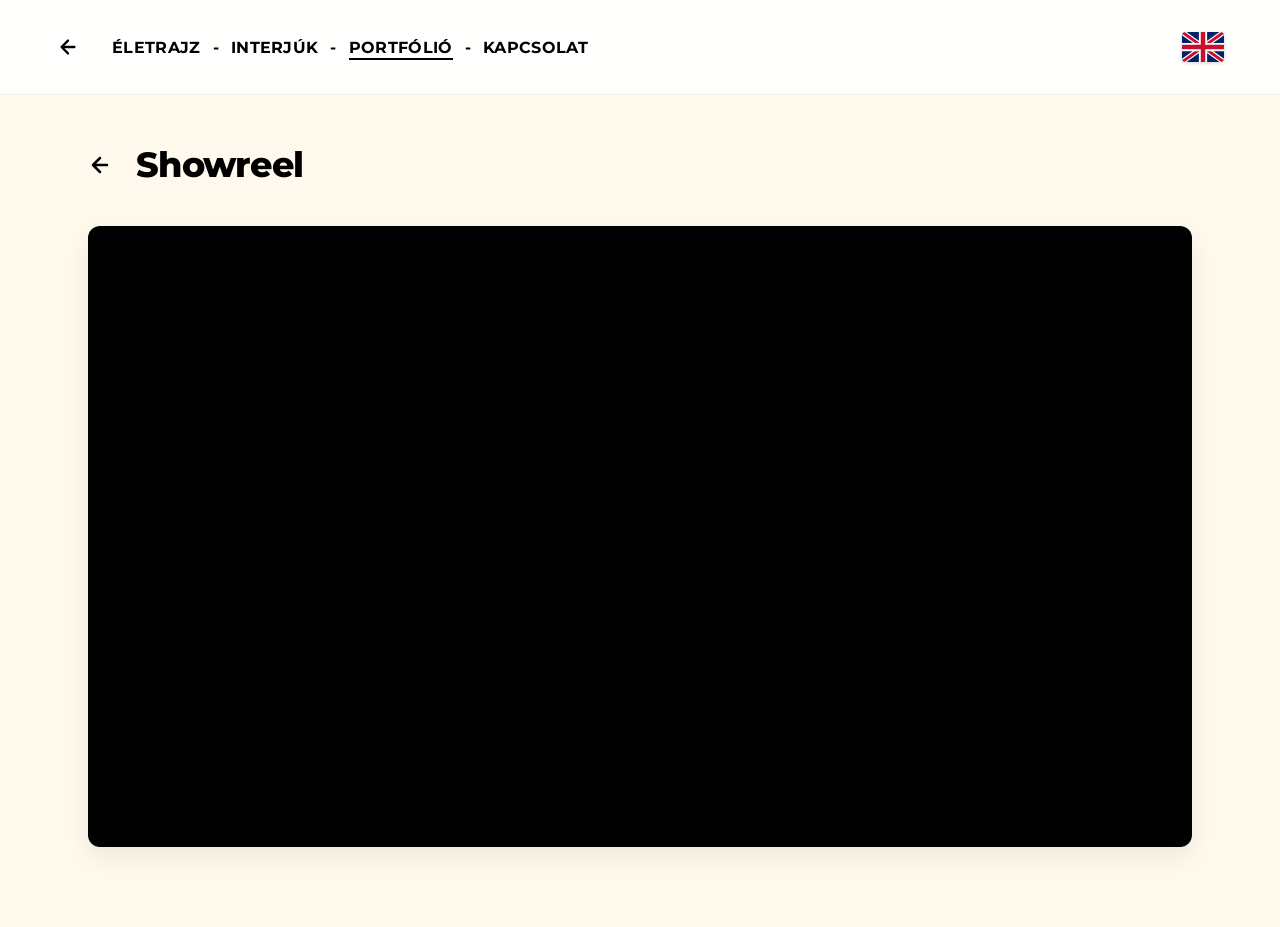
<file: assets/portfolio/showreel.html>
<!DOCTYPE html>
<html lang="en">

<head>
    <meta charset="UTF-8">
    <meta name="viewport" content="width=device-width, initial-scale=1.0">
    <title>Showreel | Ferenc Rofusz</title>
    <meta name="description" content="Showreel of Ferenc Rofusz, Oscar-winning animation director.">
    <link rel="preconnect" href="https://fonts.googleapis.com">
    <link rel="preconnect" href="https://fonts.gstatic.com" crossorigin>
    <link href="https://fonts.googleapis.com/css2?family=Montserrat:wght@400;500;700;800&display=swap" rel="stylesheet">
    <link rel="stylesheet" href="style-showreel-commercials.css">
    <script src="script-portfolio.js" defer></script>
</head>

<body>
    <header class="top-bar" id="top-bar">
        <div class="top-bar-left">
            <a href="../../portfolio.html" class="back-arrow" id="back-arrow" title="Back to portfolio">
                <svg viewBox="0 0 24 24" xmlns="http://www.w3.org/2000/svg">
                    <path d="M19 12H5M5 12L12 19M5 12L12 5" stroke-linecap="round" stroke-linejoin="round" />
                </svg>
            </a>
            <button class="menu-toggle" id="menu-toggle" aria-label="Toggle navigation" aria-expanded="false">
                <span class="hamburger-line"></span>
                <span class="hamburger-line"></span>
                <span class="hamburger-line"></span>
            </button>
            <nav class="cv-nav" id="cv-navigation">
                <a href="../../cv.html" id="nav-cv" data-hu="ÉLETRAJZ" data-en="CV">ÉLETRAJZ</a>
                <span class="separator">-</span>
                <a href="../../interviews.html" id="nav-interviews" data-hu="INTERJÚK" data-en="INTERVIEWS">INTERJÚK</a>
                <span class="separator">-</span>
                <a href="../../portfolio.html" id="nav-portfolio" class="active-page" data-hu="PORTFÓLIÓ" data-en="PORTFOLIO">PORTFÓLIÓ</a>
                <span class="separator">-</span>
                <a href="../../contact.html" id="nav-contact" data-hu="KAPCSOLAT" data-en="CONTACT">KAPCSOLAT</a>
            </nav>
        </div>
        <div class="top-bar-right">
            <button class="lang-toggle" id="lang-toggle" title="Switch language" aria-label="Switch language">
                <svg id="flag-icon" viewBox="0 0 28 20" xmlns="http://www.w3.org/2000/svg">
                </svg>
            </button>
        </div>
    </header>
    <div class="menu-backdrop" id="menu-backdrop"></div>

    <main class="detail-container">
        <div class="video-player-header">
            <a href="../../portfolio.html" class="video-back-button" aria-label="Back to portfolio">
                <svg viewBox="0 0 24 24" xmlns="http://www.w3.org/2000/svg">
                    <path d="M19 12H5M5 12L12 19M5 12L12 5" stroke-linecap="round" stroke-linejoin="round"/>
                </svg>
            </a>
            <h2 class="page-title" data-hu="Showreel" data-en="Showreel">Showreel</h2>
        </div>
        <div class="video-wrapper">
            <iframe width="560" height="315" src="https://www.youtube.com/embed/guQoQUC1ltE?si=44YntsxcGsnQL2Kh"
                title="YouTube video player" frameborder="0"
                allow="accelerometer; autoplay; clipboard-write; encrypted-media; gyroscope; picture-in-picture; web-share"
                referrerpolicy="strict-origin-when-cross-origin" allowfullscreen></iframe>
        </div>
    </main>
</body>

</html>
</file>
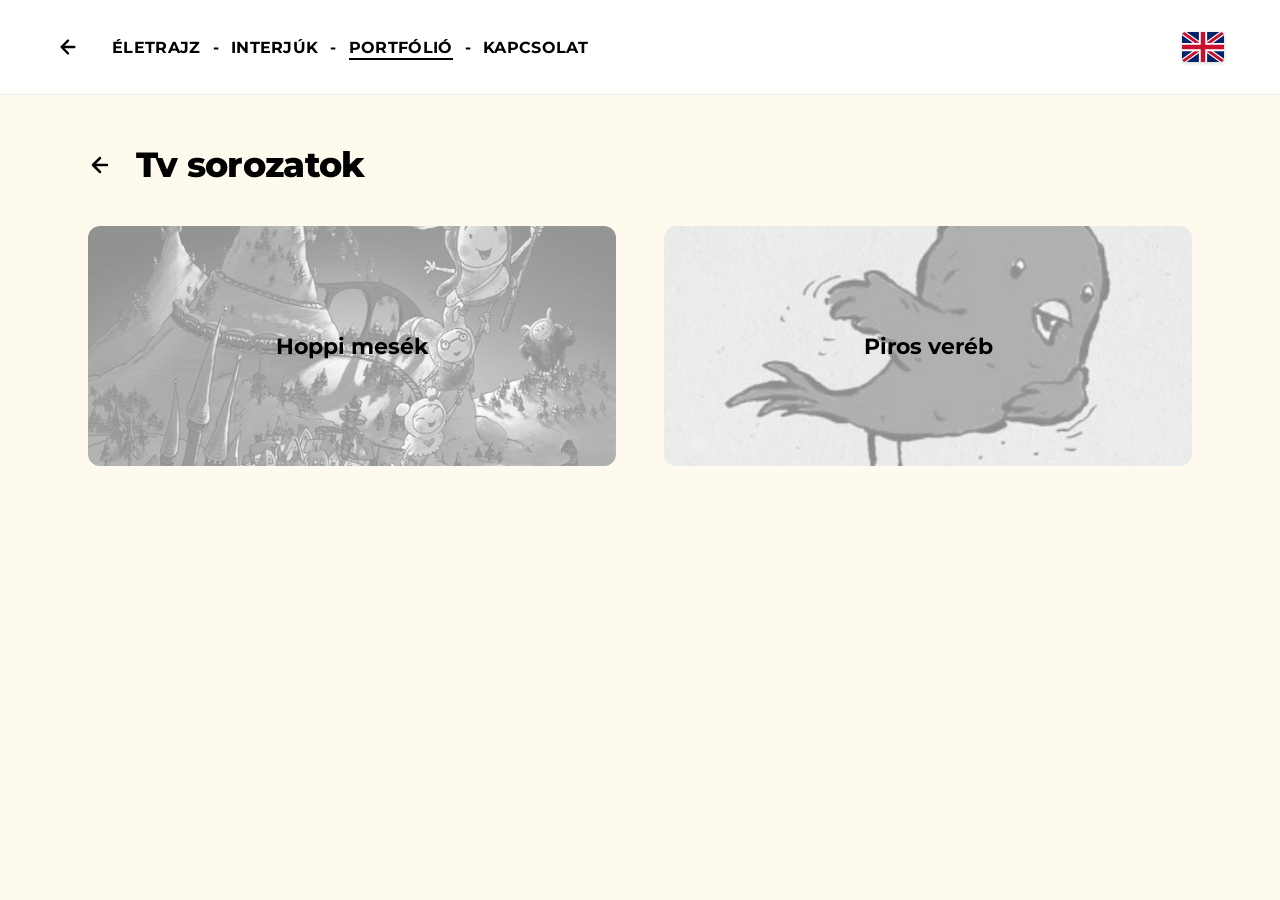
<file: assets/portfolio/tv-series.html>
<!DOCTYPE html>
<html lang="en">
<head>
    <meta charset="UTF-8">
    <meta name="viewport" content="width=device-width, initial-scale=1.0">
    <title>TV Series | Ferenc Rofusz</title>
    <meta name="description" content="TV Series work by Ferenc Rofusz.">
    <link rel="preconnect" href="https://fonts.googleapis.com">
    <link rel="preconnect" href="https://fonts.gstatic.com" crossorigin>
    <link href="https://fonts.googleapis.com/css2?family=Montserrat:wght@400;500;700;800&display=swap" rel="stylesheet">
    <link rel="stylesheet" href="style-tv.css">
    <script src="script-portfolio.js" defer></script>
    <script src="script-tv.js" defer></script>
</head>
<body>
    <header class="top-bar" id="top-bar">
        <div class="top-bar-left">
            <a href="../../portfolio.html#tvseries" class="back-arrow" id="back-arrow" title="Back to portfolio">
                <svg viewBox="0 0 24 24" xmlns="http://www.w3.org/2000/svg">
                    <path d="M19 12H5M5 12L12 19M5 12L12 5" stroke-linecap="round" stroke-linejoin="round"/>
                </svg>
            </a>
            <button class="menu-toggle" id="menu-toggle" aria-label="Toggle navigation" aria-expanded="false">
                <span class="hamburger-line"></span>
                <span class="hamburger-line"></span>
                <span class="hamburger-line"></span>
            </button>
            <nav class="cv-nav" id="cv-navigation">
                <a href="../../cv.html" id="nav-cv" data-hu="ÉLETRAJZ" data-en="CV">ÉLETRAJZ</a>
                <span class="separator">-</span>
                <a href="../../interviews.html" id="nav-interviews" data-hu="INTERJÚK" data-en="INTERVIEWS">INTERJÚK</a>
                <span class="separator">-</span>
                <a href="../../portfolio.html" id="nav-portfolio" class="active-page" data-hu="PORTFÓLIÓ" data-en="PORTFOLIO">PORTFÓLIÓ</a>
                <span class="separator">-</span>
                <a href="../../contact.html" id="nav-contact" data-hu="KAPCSOLAT" data-en="CONTACT">KAPCSOLAT</a>
            </nav>
        </div>
        <div class="top-bar-right">
            <button class="lang-toggle" id="lang-toggle" title="Switch language" aria-label="Switch language">
                <svg id="flag-icon" viewBox="0 0 28 20" xmlns="http://www.w3.org/2000/svg">
                </svg>
            </button>
        </div>
    </header>
    <div class="menu-backdrop" id="menu-backdrop"></div>

    <main class="detail-container">
        <!-- Grid View -->
        <div id="tv-grid-view">
            <div class="video-player-header">
                <a href="../../portfolio.html#tvseries" class="video-back-button" aria-label="Back to portfolio">
                    <svg viewBox="0 0 24 24" xmlns="http://www.w3.org/2000/svg">
                        <path d="M19 12H5M5 12L12 19M5 12L12 5" stroke-linecap="round" stroke-linejoin="round"/>
                    </svg>
                </a>
                <h2 class="page-title" data-hu="Tv sorozatok" data-en="TV series">Tv sorozatok</h2>
            </div>
            <div class="commercials-grid">
                <a href="#" class="commercial-card" id="tv-hoppi-mesek">
                    <div class="card-bg" style="background-image: url('tv-series/tv-series/Hoppi_Plakat_projector.jpg');"></div>
                    <div class="card-overlay"></div>
                    <h3 class="card-title" data-hu="Hoppi mesék" data-en="Hoppi Tales">Hoppi mesék</h3>
                </a>
                <a href="#" class="commercial-card" id="tv-piros-vereb">
                    <div class="card-bg" style="background-image: url('tv-series/tv-series/PirosVereb.jpg');"></div>
                    <div class="card-overlay"></div>
                    <h3 class="card-title" data-hu="Piros veréb" data-en="Red Sparrow">Piros veréb</h3>
                </a>
            </div>
        </div>

        <!-- Hidden Video Player View -->
        <div id="video-player-view" class="video-player-view hidden">
            <div class="video-player-header">
                <button class="video-back-button" id="video-view-back" aria-label="Back to TV series">
                    <svg viewBox="0 0 24 24" xmlns="http://www.w3.org/2000/svg">
                        <path d="M19 12H5M5 12L12 19M5 12L12 5" stroke-linecap="round" stroke-linejoin="round"/>
                    </svg>
                </button>
                <h2 class="page-title" id="player-main-title" data-hu="" data-en=""></h2>
            </div>

            <div id="videos-container" style="width: 100%; display: flex; flex-direction: column; gap: 2.5rem; align-items: inherit;"></div>
        </div>
    </main>
</body>
</html>
</file>
<file: style-interviews-contact.css>
* {
    margin: 0;
    padding: 0;
    box-sizing: border-box;
}

body {
    background-color: #fffaed;
    color: #000000;
    font-family: 'Montserrat', -apple-system, BlinkMacSystemFont, "Segoe UI", Roboto, Helvetica, Arial, sans-serif;
}

/* Top Bar */
.top-bar {
    display: flex;
    align-items: center;
    justify-content: space-between;
    padding: 1.5rem 3rem;
    position: sticky;
    top: 0;
    background-color: rgba(255, 255, 255, 0.92);
    backdrop-filter: blur(12px);
    -webkit-backdrop-filter: blur(12px);
    z-index: 100;
    border-bottom: 1px solid rgba(0, 0, 0, 0.06);
}

.top-bar-left {
    display: flex;
    align-items: center;
    gap: 1.5rem;
}

/* Back Arrow */
.back-arrow {
    display: inline-flex;
    align-items: center;
    justify-content: center;
    width: 40px;
    height: 40px;
    border-radius: 50%;
    text-decoration: none;
    color: #000000;
    font-size: 1.4rem;
    transition: background-color 0.25s ease, transform 0.25s ease;
}

.back-arrow:hover {
    background-color: rgba(0, 0, 0, 0.06);
    transform: translateX(-2px);
}

.back-arrow svg {
    width: 22px;
    height: 22px;
    stroke: currentColor;
    stroke-width: 2.5;
    fill: none;
}

/* Navigation */
.cv-nav {
    display: flex;
    align-items: center;
    gap: 0.75rem;
    font-size: 1rem;
    font-weight: 500;
    letter-spacing: 0.02em;
}

.cv-nav a {
    color: #000000;
    text-decoration: none;
    text-transform: uppercase;
    position: relative;
    padding: 0.2rem 0;
    transition: color 0.3s ease;
    font-weight: 700;
}

.cv-nav a::after {
    content: '';
    position: absolute;
    width: 100%;
    transform: scaleX(0);
    height: 1.5px;
    bottom: 0;
    left: 0;
    background-color: #000000;
    transform-origin: bottom right;
    transition: transform 0.3s cubic-bezier(0.16, 1, 0.3, 1);
}

.cv-nav a:hover {
    color: #333333;
}

.cv-nav a:hover::after {
    transform: scaleX(1);
    transform-origin: bottom left;
}

.cv-nav .separator {
    color: #000000;
    font-weight: 700;
    user-select: none;
}

/* Highlight the current active page link */
.cv-nav a.active-page::after {
    transform: scaleX(1);
    transform-origin: bottom left;
}

/* Language Flag Button */
.lang-toggle {
    display: inline-flex;
    align-items: center;
    justify-content: center;
    cursor: pointer;
    border: none;
    background: none;
    padding: 8px;
    border-radius: 8px;
    transition: background-color 0.25s ease, transform 0.2s ease;
}

.lang-toggle:hover {
    background-color: rgba(0, 0, 0, 0.06);
    transform: scale(1.1);
}

.lang-toggle svg {
    width: 42px;
    height: 30px;
    border-radius: 4px;
    overflow: hidden;
    box-shadow: 0 1px 4px rgba(0, 0, 0, 0.18);
}

/* Top Bar Right */
.top-bar-right {
    display: flex;
    align-items: center;
    gap: 1.5rem;
}

/* Menu Toggle (Hamburger) */
.menu-toggle {
    display: none;
    /* Hidden on desktop */
    position: relative;
    width: 28px;
    height: 20px;
    background: transparent;
    border: none;
    cursor: pointer;
    flex-direction: column;
    justify-content: space-between;
    padding: 0;
    z-index: 105;
}

.menu-toggle .hamburger-line {
    display: block;
    width: 100%;
    height: 3px;
    background-color: #000000;
    border-radius: 3px;
    transition: transform 0.3s cubic-bezier(0.16, 1, 0.3, 1),
        opacity 0.3s ease;
    transform-origin: center;
}

/* Active hamburger animation */
.menu-toggle.active .hamburger-line:nth-child(1) {
    transform: translateY(8.5px) rotate(45deg);
}

.menu-toggle.active .hamburger-line:nth-child(2) {
    opacity: 0;
    transform: scale(0);
}

.menu-toggle.active .hamburger-line:nth-child(3) {
    transform: translateY(-8.5px) rotate(-45deg);
}

/* Layout Containers */
.interviews-container,
.contact-container {
    max-width: 1400px;
    margin: 0 auto;
    padding: 3rem 3rem 5rem;
    animation: fadeIn 0.6s ease forwards;
}

.page-section {
    opacity: 1;
    transition: opacity 0.35s ease;
}

.page-section.hidden {
    display: none;
}

/* Animation */
@keyframes fadeIn {
    from {
        opacity: 0;
        transform: translateY(12px);
    }

    to {
        opacity: 1;
        transform: translateY(0);
    }
}

/* Backdrop Overlay */
.menu-backdrop {
    display: none;
}

/* Shared media queries */
@media (max-width: 1024px) {

    .interviews-container,
    .contact-container {
        max-width: 850px;
        padding: 2rem 2rem 4rem;
    }
}

@media (max-width: 768px) {
    .menu-toggle {
        display: flex;
        /* Show hamburger button */
    }

    .menu-backdrop {
        display: block;
        position: fixed;
        top: 0;
        left: 0;
        width: 100vw;
        height: 100vh;
        background-color: rgba(0, 0, 0, 0.08);
        z-index: 90;
        opacity: 0;
        visibility: hidden;
        transition: opacity 0.35s ease, visibility 0.35s ease;
    }

    .menu-backdrop.active {
        opacity: 1;
        visibility: visible;
    }

    .top-bar {
        background-color: rgba(255, 255, 255, 1) !important;
        backdrop-filter: none !important;
        -webkit-backdrop-filter: none !important;
    }

    .top-bar-left .cv-nav {
        position: absolute;
        top: 100%;
        left: 0;
        width: 100%;
        background-color: rgba(255, 255, 255, 0.5) !important;
        backdrop-filter: blur(4px) !important;
        -webkit-backdrop-filter: blur(4px) !important;
        z-index: 110;
        border-bottom: 1px solid rgba(0, 0, 0, 0.08);
        flex-direction: column;
        align-items: stretch;
        gap: 0;
        padding: 0.5rem 0;
        max-height: 0;
        opacity: 0;
        overflow: hidden;
        visibility: hidden;
        transition: max-height 0.4s cubic-bezier(0.16, 1, 0.3, 1),
            opacity 0.35s ease,
            visibility 0.35s ease;
        box-shadow: 0 10px 30px rgba(0, 0, 0, 0.08);
    }

    .top-bar-left .cv-nav.active {
        max-height: 350px;
        opacity: 1;
        visibility: visible;
    }

    .top-bar-left .cv-nav a {
        display: block;
        padding: 1.2rem 2rem;
        width: 100%;
        text-align: center;
        font-size: 1.1rem;
        font-weight: 700;
        letter-spacing: 0.05em;
        border-bottom: 1px solid rgba(0, 0, 0, 0.04);
        transition: background-color 0.2s ease, color 0.2s ease;
    }

    .top-bar-left .cv-nav a:hover,
    .top-bar-left .cv-nav a:active {
        background-color: rgba(0, 0, 0, 0.03);
    }

    .top-bar-left .cv-nav a:last-child {
        border-bottom: none;
    }

    .top-bar-left .cv-nav a::after {
        display: none !important;
    }

    .top-bar-left .cv-nav .separator {
        display: none !important;
    }
}

@media (max-width: 600px) {
    .top-bar {
        padding: 1rem 1.2rem;
    }

    .top-bar-left {
        gap: 0.75rem;
    }

    .cv-nav {
        gap: 0.35rem;
        font-size: clamp(0.7rem, 3.5vw, 0.9rem);
    }

    .interviews-container,
    .contact-container {
        padding: 1.5rem 1.2rem 3rem;
    }

    .back-arrow {
        width: 34px;
        height: 34px;
    }

    .back-arrow svg {
        width: 18px;
        height: 18px;
    }
}

/* Video Section styles */
.video-stack {
    display: flex;
    flex-direction: column;
    gap: 3.5rem;
    margin-top: 2rem;
    max-width: 850px;
    width: 100%;
}

.video-item {
    display: flex;
    flex-direction: column;
    gap: 0.75rem;
}

.video-title {
    font-size: 0.9rem;
    font-weight: 700;
    color: #000000;
    text-transform: uppercase;
    letter-spacing: 0.03em;
    line-height: 1.4;
}

.video-description {
    font-size: 0.83rem;
    color: #555555;
    line-height: 1.6;
    margin-bottom: 0.2rem;
}

.video-wrapper {
    position: relative;
    width: 100%;
    padding-bottom: 56.25%;
    /* 16:9 aspect ratio */
    height: 0;
    border-radius: 8px;
    overflow: hidden;
    box-shadow: 0 10px 30px rgba(0, 0, 0, 0.08);
    transition: transform 0.4s cubic-bezier(0.16, 1, 0.3, 1), box-shadow 0.4s ease;
}

.video-wrapper iframe {
    position: absolute;
    top: 0;
    left: 0;
    width: 100%;
    height: 100%;
    border: none;
}

.video-wrapper:hover {
    transform: translateY(-4px);
    box-shadow: 0 15px 35px rgba(0, 0, 0, 0.12);
}
</file>
<file: assets/portfolio/style-portfolio.css>
* {
    margin: 0;
    padding: 0;
    box-sizing: border-box;
}

body {
    background-color: #fffaed;
    color: #000000;
    font-family: 'Montserrat', -apple-system, BlinkMacSystemFont, "Segoe UI", Roboto, Helvetica, Arial, sans-serif;
}

.top-bar {
    display: flex;
    align-items: center;
    justify-content: space-between;
    padding: 1.5rem 3rem;
    position: sticky;
    top: 0;
    background-color: rgba(255, 255, 255, 0.92);
    backdrop-filter: blur(12px);
    -webkit-backdrop-filter: blur(12px);
    z-index: 100;
    border-bottom: 1px solid rgba(0, 0, 0, 0.06);
}

.top-bar-left {
    display: flex;
    align-items: center;
    gap: 1.5rem;
}

.back-arrow {
    display: inline-flex;
    align-items: center;
    justify-content: center;
    width: 40px;
    height: 40px;
    border-radius: 50%;
    text-decoration: none;
    color: #000000;
    font-size: 1.4rem;
    transition: background-color 0.25s ease, transform 0.25s ease;
}

.back-arrow:hover {
    background-color: rgba(0, 0, 0, 0.06);
    transform: translateX(-2px);
}

.back-arrow svg {
    width: 22px;
    height: 22px;
    stroke: currentColor;
    stroke-width: 2.5;
    fill: none;
}

.cv-nav {
    display: flex;
    align-items: center;
    gap: 0.75rem;
    font-size: 1rem;
    font-weight: 500;
    letter-spacing: 0.02em;
}

.cv-nav a {
    color: #000000;
    text-decoration: none;
    text-transform: uppercase;
    position: relative;
    padding: 0.2rem 0;
    transition: color 0.3s ease;
    font-weight: 700;
}

.cv-nav a::after {
    content: '';
    position: absolute;
    width: 100%;
    transform: scaleX(0);
    height: 1.5px;
    bottom: 0;
    left: 0;
    background-color: #000000;
    transform-origin: bottom right;
    transition: transform 0.3s cubic-bezier(0.16, 1, 0.3, 1);
}

.cv-nav a:hover {
    color: #333333;
}

.cv-nav a:hover::after {
    transform: scaleX(1);
    transform-origin: bottom left;
}

.cv-nav a.active-page::after {
    transform: scaleX(1);
    transform-origin: bottom left;
}

.cv-nav .separator {
    color: #000000;
    font-weight: 700;
    user-select: none;
}

.lang-toggle {
    display: inline-flex;
    align-items: center;
    justify-content: center;
    cursor: pointer;
    border: none;
    background: none;
    padding: 8px;
    border-radius: 8px;
    transition: background-color 0.25s ease, transform 0.2s ease;
}

.lang-toggle:hover {
    background-color: rgba(0, 0, 0, 0.06);
    transform: scale(1.1);
}

.lang-toggle svg {
    width: 42px;
    height: 30px;
    border-radius: 4px;
    overflow: hidden;
    box-shadow: 0 1px 4px rgba(0, 0, 0, 0.18);
}

/* Top Bar Right */
.top-bar-right {
    display: flex;
    align-items: center;
    gap: 1.5rem;
}

/* Menu Toggle (Hamburger) */
.menu-toggle {
    display: none;
    /* Hidden on desktop */
    position: relative;
    width: 28px;
    height: 20px;
    background: transparent;
    border: none;
    cursor: pointer;
    flex-direction: column;
    justify-content: space-between;
    padding: 0;
    z-index: 105;
}

.menu-toggle .hamburger-line {
    display: block;
    width: 100%;
    height: 3px;
    background-color: #000000;
    border-radius: 3px;
    transition: transform 0.3s cubic-bezier(0.16, 1, 0.3, 1),
        opacity 0.3s ease;
    transform-origin: center;
}

/* Active hamburger animation */
.menu-toggle.active .hamburger-line:nth-child(1) {
    transform: translateY(8.5px) rotate(45deg);
}

.menu-toggle.active .hamburger-line:nth-child(2) {
    opacity: 0;
    transform: scale(0);
}

.menu-toggle.active .hamburger-line:nth-child(3) {
    transform: translateY(-8.5px) rotate(-45deg);
}

/* Backdrop Overlay */
.menu-backdrop {
    display: none;
}

.portfolio-container {
    display: grid;
    grid-template-columns: 1fr 1fr;
    gap: 2rem;
    max-width: 1200px;
    margin: 0 auto;
    padding: 1.5rem 3rem 2.5rem;
    animation: fadeIn 0.6s ease forwards;
}

#card-showreel {
    grid-column: 1 / -1;
}

.portfolio-card {
    position: relative;
    display: block;
    width: 100%;
    text-decoration: none;
    color: #000000;
    overflow: hidden;
    background-color: #ffffff;
    border-radius: 12px;
    border: none;
    transition: transform 0.4s cubic-bezier(0.16, 1, 0.3, 1), box-shadow 0.4s ease;
}

.card-large {
    height: 270px;
}

.card-thin {
    height: 135px;
}

.portfolio-card:hover {
    transform: translateY(-4px);
    box-shadow: 0 12px 30px rgba(0, 0, 0, 0.08);
}

.card-bg {
    position: absolute;
    top: 0;
    left: 0;
    width: 100%;
    height: 100%;
    background-size: cover;
    background-position: center;
    opacity: 0;
    filter: grayscale(100%);
    transition: opacity 1.5s cubic-bezier(0.4, 0, 0.2, 1), transform 0.6s ease, filter 0.6s ease;
    z-index: 1;
}

.card-bg.active {
    opacity: 0.45;
}

.portfolio-card:hover .card-bg.active {
    opacity: 0.75;
    filter: grayscale(0%);
    transform: scale(1.03);
}

.card-overlay {
    position: absolute;
    top: 0;
    left: 0;
    width: 100%;
    height: 100%;
    background-color: rgba(255, 250, 237, 0);
    transition: background-color 0.5s ease;
    z-index: 1;
}

.portfolio-card:hover .card-overlay {
    background-color: rgba(255, 250, 237, 0.15);
}

.card-title {
    position: absolute;
    top: 50%;
    left: 50%;
    transform: translate(-50%, -50%);
    font-size: 1.6rem;
    font-weight: 700;
    text-transform: none;
    text-align: center;
    z-index: 2;
    color: #000000;
    width: 90%;
    pointer-events: none;
    transition: opacity 0.2s ease, transform 0.2s ease;
}

@keyframes fadeIn {
    from {
        opacity: 0;
        transform: translateY(12px);
    }

    to {
        opacity: 1;
        transform: translateY(0);
    }
}

@media (max-width: 900px) {
    .portfolio-container {
        grid-template-columns: 1fr;
        gap: 2.5rem;
        padding: 2rem 2rem 4rem;
    }

    .card-large {
        height: 260px;
    }

    .card-thin {
        height: 130px;
    }
}

@media (max-width: 600px) {
    .top-bar {
        padding: 1rem 1.2rem;
    }

    .top-bar-left {
        gap: 0.75rem;
    }

    .cv-nav {
        gap: 0.35rem;
        font-size: clamp(0.7rem, 3.5vw, 0.9rem);
    }

    .back-arrow {
        width: 34px;
        height: 34px;
    }

    .back-arrow svg {
        width: 18px;
        height: 18px;
    }

    .portfolio-container {
        padding: 1.5rem 1.2rem 3rem;
        gap: 1.5rem;
    }

    .card-large {
        height: 200px;
    }

    .card-thin {
        height: 100px;
    }

    .card-title {
        font-size: 1.25rem;
    }
}

/* Mobile Navigation Dropdown */
@media (max-width: 768px) {
    .menu-toggle {
        display: flex;
        /* Show hamburger button */
    }

    .menu-backdrop {
        display: block;
        position: fixed;
        top: 0;
        left: 0;
        width: 100vw;
        height: 100vh;
        background-color: rgba(0, 0, 0, 0.08);
        /* Very soft dimming, no blur */
        z-index: 90;
        /* Behind header but in front of body content */
        opacity: 0;
        visibility: hidden;
        transition: opacity 0.35s ease, visibility 0.35s ease;
    }

    .menu-backdrop.active {
        opacity: 1;
        visibility: visible;
    }

    .top-bar {
        background-color: rgba(255, 255, 255, 1) !important;
        backdrop-filter: none !important;
        -webkit-backdrop-filter: none !important;
    }

    /* Target with higher specificity to override other mobile styles */
    .top-bar-left .cv-nav {
        position: absolute;
        top: 100%;
        left: 0;
        width: 100%;
        background-color: rgba(255, 255, 255, 0.5) !important;
        /* Semi-transparent white background */
        backdrop-filter: blur(4px) !important;
        -webkit-backdrop-filter: blur(4px) !important;
        z-index: 110;
        border-bottom: 1px solid rgba(0, 0, 0, 0.08);
        flex-direction: column;
        align-items: stretch;
        gap: 0;
        padding: 0.5rem 0;
        max-height: 0;
        opacity: 0;
        overflow: hidden;
        visibility: hidden;
        transition: max-height 0.4s cubic-bezier(0.16, 1, 0.3, 1),
            opacity 0.35s ease,
            visibility 0.35s ease;
        box-shadow: 0 10px 30px rgba(0, 0, 0, 0.08);
    }

    .top-bar-left .cv-nav.active {
        max-height: 350px;
        opacity: 1;
        visibility: visible;
    }

    .top-bar-left .cv-nav a {
        display: block;
        padding: 1.2rem 2rem;
        width: 100%;
        text-align: center;
        font-size: 1.1rem;
        font-weight: 700;
        letter-spacing: 0.05em;
        border-bottom: 1px solid rgba(0, 0, 0, 0.04);
        transition: background-color 0.2s ease, color 0.2s ease;
    }

    .top-bar-left .cv-nav a:hover,
    .top-bar-left .cv-nav a:active {
        background-color: rgba(0, 0, 0, 0.03);
    }

    .top-bar-left .cv-nav a:last-child {
        border-bottom: none;
    }

    /* Disable underline hover effect on mobile */
    .top-bar-left .cv-nav a::after {
        display: none !important;
    }

    /* Hide separators on mobile */
    .top-bar-left .cv-nav .separator {
        display: none !important;
    }
}

/* Modal Overlay Sub-portfolio */
body.no-scroll {
    overflow: hidden;
}

.modal-overlay {
    position: fixed;
    top: 0;
    left: 0;
    width: 100vw;
    height: 100vh;
    background-color: #fffaed;
    z-index: 95;
    /* below top-bar (100) */
    overflow-y: auto;
    opacity: 0;
    visibility: hidden;
    pointer-events: none;
    transition: opacity 0.4s cubic-bezier(0.16, 1, 0.3, 1), visibility 0.4s ease;
}

.modal-overlay.active {
    opacity: 1;
    visibility: visible;
    pointer-events: auto;
}

.modal-content {
    min-height: calc(100vh - 88px);
    margin-top: 88px;
    /* offset the top-bar */
    width: 100%;
    max-width: 1200px;
    margin-left: auto;
    margin-right: auto;
    display: flex;
    flex-direction: column;
    justify-content: center;
    align-items: flex-start;
    /* align items to the left */
    padding: 3rem 3rem 5rem;
    /* matching portfolio padding */
    gap: 3rem;
}

.modal-back-arrow {
    display: inline-flex;
    align-items: center;
    justify-content: center;
    color: #000000;
    background: none;
    border: none;
    cursor: pointer;
    padding: 0;
    transition: transform 0.25s ease;
}

.modal-back-arrow:hover {
    transform: translateX(-4px);
}

.modal-back-arrow svg {
    width: 24px;
    height: 24px;
    stroke: currentColor;
    stroke-width: 2.5;
    fill: none;
}

.modal-cards-container {
    display: grid;
    grid-template-columns: 1fr 1fr;
    gap: 4rem;
    width: 100%;
    opacity: 0;
    transform: translateY(20px);
    transition: opacity 0.5s cubic-bezier(0.16, 1, 0.3, 1), transform 0.5s cubic-bezier(0.16, 1, 0.3, 1);
    transition-delay: 0.1s;
}

.modal-overlay.active .modal-cards-container {
    opacity: 1;
    transform: translateY(0);
}

@media (max-width: 900px) {
    .modal-content {
        margin-top: 88px;
        padding: 2rem 2rem 4rem;
        justify-content: flex-start;
        gap: 2rem;
    }

    .modal-cards-container {
        grid-template-columns: 1fr;
        gap: 2.5rem;
    }

    .modal-back-arrow svg {
        width: 22px;
        height: 22px;
    }
}

@media (max-width: 600px) {
    .modal-content {
        margin-top: 60px;
        padding: 3.5rem 1.2rem 3rem;
        gap: 1.5rem;
    }

    .modal-back-arrow svg {
        width: 20px;
        height: 20px;
    }
}
</file>
<file: assets/portfolio/style-showreel-commercials.css>
* {
    margin: 0;
    padding: 0;
    box-sizing: border-box;
}

html {
    max-width: 100%;
    overflow-x: hidden;
}

body {
    background-color: #fffaed;
    color: #000000;
    font-family: 'Montserrat', -apple-system, BlinkMacSystemFont, "Segoe UI", Roboto, Helvetica, Arial, sans-serif;
    max-width: 100%;
    overflow-x: hidden;
}

/* Header & Navigation (cohesive with style-portfolio.css) */
.top-bar {
    display: flex;
    align-items: center;
    justify-content: space-between;
    padding: 1.5rem 3rem;
    position: sticky;
    top: 0;
    background-color: rgba(255, 255, 255, 0.92);
    backdrop-filter: blur(12px);
    -webkit-backdrop-filter: blur(12px);
    z-index: 100;
    border-bottom: 1px solid rgba(0, 0, 0, 0.06);
}

.top-bar-left {
    display: flex;
    align-items: center;
    gap: 1.5rem;
}

.back-arrow {
    display: inline-flex;
    align-items: center;
    justify-content: center;
    width: 40px;
    height: 40px;
    border-radius: 50%;
    text-decoration: none;
    color: #000000;
    font-size: 1.4rem;
    transition: background-color 0.25s ease, transform 0.25s ease;
}

.back-arrow:hover {
    background-color: rgba(0, 0, 0, 0.06);
    transform: translateX(-2px);
}

.back-arrow svg {
    width: 22px;
    height: 22px;
    stroke: currentColor;
    stroke-width: 2.5;
    fill: none;
}

.cv-nav {
    display: flex;
    align-items: center;
    gap: 0.75rem;
    font-size: 1rem;
    font-weight: 500;
    letter-spacing: 0.02em;
}

.cv-nav a {
    color: #000000;
    text-decoration: none;
    text-transform: uppercase;
    position: relative;
    padding: 0.2rem 0;
    transition: color 0.3s ease;
    font-weight: 700;
}

.cv-nav a::after {
    content: '';
    position: absolute;
    width: 100%;
    transform: scaleX(0);
    height: 1.5px;
    bottom: 0;
    left: 0;
    background-color: #000000;
    transform-origin: bottom right;
    transition: transform 0.3s cubic-bezier(0.16, 1, 0.3, 1);
}

.cv-nav a:hover {
    color: #333333;
}

.cv-nav a:hover::after {
    transform: scaleX(1);
    transform-origin: bottom left;
}

.cv-nav a.active-page::after {
    transform: scaleX(1);
    transform-origin: bottom left;
}

.cv-nav .separator {
    color: #000000;
    font-weight: 700;
    user-select: none;
}

.lang-toggle {
    display: inline-flex;
    align-items: center;
    justify-content: center;
    cursor: pointer;
    border: none;
    background: none;
    padding: 8px;
    border-radius: 8px;
    transition: background-color 0.25s ease, transform 0.2s ease;
}

.lang-toggle:hover {
    background-color: rgba(0, 0, 0, 0.06);
    transform: scale(1.1);
}

.lang-toggle svg {
    width: 42px;
    height: 30px;
    border-radius: 4px;
    overflow: hidden;
    box-shadow: 0 1px 4px rgba(0, 0, 0, 0.18);
}

.top-bar-right {
    display: flex;
    align-items: center;
    gap: 1.5rem;
}

/* Menu Toggle (Hamburger) */
.menu-toggle {
    display: none;
    position: relative;
    width: 28px;
    height: 20px;
    background: transparent;
    border: none;
    cursor: pointer;
    flex-direction: column;
    justify-content: space-between;
    padding: 0;
    z-index: 105;
}

.menu-toggle .hamburger-line {
    display: block;
    width: 100%;
    height: 3px;
    background-color: #000000;
    border-radius: 3px;
    transition: transform 0.3s cubic-bezier(0.16, 1, 0.3, 1), opacity 0.3s ease;
    transform-origin: center;
}

.menu-toggle.active .hamburger-line:nth-child(1) {
    transform: translateY(8.5px) rotate(45deg);
}

.menu-toggle.active .hamburger-line:nth-child(2) {
    opacity: 0;
    transform: scale(0);
}

.menu-toggle.active .hamburger-line:nth-child(3) {
    transform: translateY(-8.5px) rotate(-45deg);
}

.menu-backdrop {
    display: none;
}

main {
    display: block;
}

/* Detail Container Layout */
.detail-container {
    width: 100%;
    max-width: 1200px;
    margin: 0 auto;
    padding: 3rem 3rem 5rem;
    animation: fadeIn 0.6s ease forwards;
}

.page-title {
    font-size: 2.2rem;
    font-weight: 800;
    color: #000000;
    margin-bottom: 2.5rem;
    letter-spacing: -0.02em;
}

/* Responsive Video Embed Wrapper */
.video-wrapper {
    position: relative;
    width: 100%;
    max-width: 100%;
    padding-bottom: 56.25%;
    /* 16:9 Aspect Ratio */
    height: 0;
    background-color: #000000;
    border-radius: 12px;
    overflow: hidden;
    box-shadow: 0 10px 30px rgba(0, 0, 0, 0.08);
}

.video-wrapper iframe {
    position: absolute;
    top: 0;
    left: 0;
    width: 100% !important;
    height: 100% !important;
    border: 0;
}

/* Commercials Grid Layout */
.commercials-grid {
    display: grid;
    grid-template-columns: repeat(auto-fill, minmax(340px, 1fr));
    gap: 3rem;
    width: 100%;
}

.commercial-card {
    position: relative;
    display: block;
    width: 100%;
    height: 240px;
    text-decoration: none;
    color: #000000;
    overflow: hidden;
    background-color: #ffffff;
    border-radius: 12px;
    transition: transform 0.4s cubic-bezier(0.16, 1, 0.3, 1), box-shadow 0.4s ease;
}

.commercial-card:hover {
    transform: translateY(-4px);
    box-shadow: 0 12px 30px rgba(0, 0, 0, 0.08);
}

.card-bg {
    position: absolute;
    top: 0;
    left: 0;
    width: 100%;
    height: 100%;
    background-size: cover;
    background-position: center;
    opacity: 0.45;
    filter: grayscale(100%);
    transition: opacity 1.5s cubic-bezier(0.4, 0, 0.2, 1), transform 0.6s ease, filter 0.6s ease;
    z-index: 1;
}

.commercial-card:hover .card-bg {
    opacity: 0.75;
    filter: grayscale(0%);
    transform: scale(1.03);
}

.card-overlay {
    position: absolute;
    top: 0;
    left: 0;
    width: 100%;
    height: 100%;
    background-color: rgba(255, 250, 237, 0);
    transition: background-color 0.5s ease;
    z-index: 2;
}

.commercial-card:hover .card-overlay {
    background-color: rgba(255, 250, 237, 0.15);
}

.card-title {
    position: absolute;
    top: 50%;
    left: 50%;
    transform: translate(-50%, -50%);
    font-size: 1.4rem;
    font-weight: 700;
    text-align: center;
    z-index: 3;
    color: #000000;
    width: 90%;
    pointer-events: none;
}

@keyframes fadeIn {
    from {
        opacity: 0;
        transform: translateY(12px);
    }

    to {
        opacity: 1;
        transform: translateY(0);
    }
}

/* Tablet Responsiveness */
@media (max-width: 900px) {
    .detail-container {
        padding: 2rem 2rem 4rem;
    }

    .page-title {
        font-size: 1.8rem;
        margin-bottom: 2rem;
    }

    .commercials-grid {
        grid-template-columns: 1fr 1fr;
        gap: 2rem;
    }
}

/* Mobile Dropdown Menu (cohesive with style-portfolio.css) */
@media (max-width: 768px) {
    .menu-toggle {
        display: flex;
    }

    .menu-backdrop {
        display: block;
        position: fixed;
        top: 0;
        left: 0;
        width: 100vw;
        height: 100vh;
        background-color: rgba(0, 0, 0, 0.08);
        z-index: 90;
        opacity: 0;
        visibility: hidden;
        transition: opacity 0.35s ease, visibility 0.35s ease;
    }

    .menu-backdrop.active {
        opacity: 1;
        visibility: visible;
    }

    .top-bar {
        background-color: rgba(255, 255, 255, 1) !important;
        backdrop-filter: none !important;
        -webkit-backdrop-filter: none !important;
    }

    .top-bar-left .cv-nav {
        position: absolute;
        top: 100%;
        left: 0;
        width: 100%;
        background-color: rgba(255, 255, 255, 0.5) !important;
        backdrop-filter: blur(4px) !important;
        -webkit-backdrop-filter: blur(4px) !important;
        z-index: 110;
        border-bottom: 1px solid rgba(0, 0, 0, 0.08);
        flex-direction: column;
        align-items: stretch;
        gap: 0;
        padding: 0.5rem 0;
        max-height: 0;
        opacity: 0;
        overflow: hidden;
        visibility: hidden;
        transition: max-height 0.4s cubic-bezier(0.16, 1, 0.3, 1),
            opacity 0.35s ease,
            visibility 0.35s ease;
        box-shadow: 0 10px 30px rgba(0, 0, 0, 0.08);
    }

    .top-bar-left .cv-nav.active {
        max-height: 350px;
        opacity: 1;
        visibility: visible;
    }

    .top-bar-left .cv-nav a {
        display: block;
        padding: 1.2rem 2rem;
        width: 100%;
        text-align: center;
        font-size: 1.1rem;
        font-weight: 700;
        letter-spacing: 0.05em;
        border-bottom: 1px solid rgba(0, 0, 0, 0.04);
        transition: background-color 0.2s ease, color 0.2s ease;
    }

    .top-bar-left .cv-nav a:hover,
    .top-bar-left .cv-nav a:active {
        background-color: rgba(0, 0, 0, 0.03);
    }

    .top-bar-left .cv-nav a:last-child {
        border-bottom: none;
    }

    .top-bar-left .cv-nav a::after {
        display: none !important;
    }

    .top-bar-left .cv-nav .separator {
        display: none !important;
    }
}

/* Mobile Responsiveness */
@media (max-width: 600px) {
    .top-bar {
        padding: 1rem 1.2rem;
    }

    .top-bar-left {
        gap: 0.75rem;
    }

    .cv-nav {
        gap: 0.35rem;
        font-size: clamp(0.7rem, 3.5vw, 0.9rem);
    }

    .back-arrow {
        width: 34px;
        height: 34px;
    }

    .back-arrow svg {
        width: 18px;
        height: 18px;
    }

    .detail-container {
        padding: 1.5rem 1.2rem 3rem;
    }

    .commercials-grid {
        grid-template-columns: 1fr;
        gap: 1.5rem;
    }
}

/* Inline Back Button Header for details */
.video-player-header {
    display: flex;
    align-items: center;
    gap: 1.5rem;
    margin-bottom: 2.5rem;
    width: 100%;
}

.video-player-header .page-title {
    margin-bottom: 0;
}

.video-back-button {
    display: inline-flex;
    align-items: center;
    justify-content: center;
    color: #000000;
    background: none;
    border: none;
    cursor: pointer;
    padding: 0;
    transition: transform 0.25s ease;
}

.video-back-button:hover {
    transform: translateX(-4px);
}

.video-back-button svg {
    width: 24px;
    height: 24px;
    stroke: currentColor;
    stroke-width: 2.5;
    fill: none;
}
</file>
<file: assets/portfolio/style-shortfilms.css>
* {
    margin: 0;
    padding: 0;
    box-sizing: border-box;
}

html {
    max-width: 100%;
    overflow-x: hidden;
}

body {
    background-color: #fffaed;
    color: #000000;
    font-family: 'Montserrat', -apple-system, BlinkMacSystemFont, "Segoe UI", Roboto, Helvetica, Arial, sans-serif;
    max-width: 100%;
    overflow-x: hidden;
}

/* Header & Navigation (Self-contained, consistent with main site top-bar) */
.top-bar {
    display: flex;
    align-items: center;
    justify-content: space-between;
    padding: 1.5rem 3rem;
    position: sticky;
    top: 0;
    background-color: rgba(255, 255, 255, 0.92);
    backdrop-filter: blur(12px);
    -webkit-backdrop-filter: blur(12px);
    z-index: 100;
    border-bottom: 1px solid rgba(0, 0, 0, 0.06);
}

.top-bar-left {
    display: flex;
    align-items: center;
    gap: 1.5rem;
}

.back-arrow {
    display: inline-flex;
    align-items: center;
    justify-content: center;
    width: 40px;
    height: 40px;
    border-radius: 50%;
    text-decoration: none;
    color: #000000;
    font-size: 1.4rem;
    transition: background-color 0.25s ease, transform 0.25s ease;
}

.back-arrow:hover {
    background-color: rgba(0, 0, 0, 0.06);
    transform: translateX(-2px);
}

.back-arrow svg {
    width: 22px;
    height: 22px;
    stroke: currentColor;
    stroke-width: 2.5;
    fill: none;
}

.cv-nav {
    display: flex;
    align-items: center;
    gap: 0.75rem;
    font-size: 1rem;
    font-weight: 500;
    letter-spacing: 0.02em;
}

.cv-nav a {
    color: #000000;
    text-decoration: none;
    text-transform: uppercase;
    position: relative;
    padding: 0.2rem 0;
    transition: color 0.3s ease;
    font-weight: 700;
}

.cv-nav a::after {
    content: '';
    position: absolute;
    width: 100%;
    transform: scaleX(0);
    height: 1.5px;
    bottom: 0;
    left: 0;
    background-color: #000000;
    transform-origin: bottom right;
    transition: transform 0.3s cubic-bezier(0.16, 1, 0.3, 1);
}

.cv-nav a:hover {
    color: #333333;
}

.cv-nav a:hover::after {
    transform: scaleX(1);
    transform-origin: bottom left;
}

.cv-nav a.active-page::after {
    transform: scaleX(1);
    transform-origin: bottom left;
}

.cv-nav .separator {
    color: #000000;
    font-weight: 700;
    user-select: none;
}

.lang-toggle {
    display: inline-flex;
    align-items: center;
    justify-content: center;
    cursor: pointer;
    border: none;
    background: none;
    padding: 8px;
    border-radius: 8px;
    transition: background-color 0.25s ease, transform 0.2s ease;
}

.lang-toggle:hover {
    background-color: rgba(0, 0, 0, 0.06);
    transform: scale(1.1);
}

.lang-toggle svg {
    width: 42px;
    height: 30px;
    border-radius: 4px;
    overflow: hidden;
    box-shadow: 0 1px 4px rgba(0, 0, 0, 0.18);
}

.top-bar-right {
    display: flex;
    align-items: center;
    gap: 1.5rem;
}

/* Menu Toggle (Hamburger) */
.menu-toggle {
    display: none;
    position: relative;
    width: 28px;
    height: 20px;
    background: transparent;
    border: none;
    cursor: pointer;
    flex-direction: column;
    justify-content: space-between;
    padding: 0;
    z-index: 105;
}

.menu-toggle .hamburger-line {
    display: block;
    width: 100%;
    height: 3px;
    background-color: #000000;
    border-radius: 3px;
    transition: transform 0.3s cubic-bezier(0.16, 1, 0.3, 1), opacity 0.3s ease;
    transform-origin: center;
}

.menu-toggle.active .hamburger-line:nth-child(1) {
    transform: translateY(8.5px) rotate(45deg);
}

.menu-toggle.active .hamburger-line:nth-child(2) {
    opacity: 0;
    transform: scale(0);
}

.menu-toggle.active .hamburger-line:nth-child(3) {
    transform: translateY(-8.5px) rotate(-45deg);
}

.menu-backdrop {
    display: none;
}

main {
    display: block;
}

/* Base Container */
.detail-container {
    max-width: 1200px;
    margin: 0 auto;
    padding: 3rem 3rem 5rem;
    animation: fadeIn 0.6s ease forwards;
}

.page-title {
    font-size: 2.2rem;
    font-weight: 800;
    color: #000000;
    margin-bottom: 2.5rem;
    letter-spacing: -0.02em;
}

.hidden {
    display: none !important;
}

/* Grid Layout */
.shortfilms-grid {
    display: grid;
    grid-template-columns: repeat(3, 1fr);
    gap: 3rem;
    width: 100%;
}

/* Standard Premium Portfolio Card (matches portfolio.html cards) */
.portfolio-card {
    position: relative;
    display: block;
    width: 100%;
    height: 240px;
    /* Sized specifically for 3-column layouts */
    text-decoration: none;
    color: #000000;
    overflow: hidden;
    background-color: #ffffff;
    border-radius: 12px;
    transition: transform 0.4s cubic-bezier(0.16, 1, 0.3, 1), box-shadow 0.4s ease;
}

.portfolio-card:hover {
    transform: translateY(-4px);
    box-shadow: 0 12px 30px rgba(0, 0, 0, 0.08);
}

.card-bg {
    position: absolute;
    top: 0;
    left: 0;
    width: 100%;
    height: 100%;
    background-size: cover;
    background-position: center;
    opacity: 0.45;
    filter: grayscale(100%);
    transition: opacity 1.5s cubic-bezier(0.4, 0, 0.2, 1), transform 0.6s ease, filter 0.6s ease;
    z-index: 1;
}

.portfolio-card:hover .card-bg {
    opacity: 0.75;
    filter: grayscale(0%);
    transform: scale(1.03);
}

.card-overlay {
    position: absolute;
    top: 0;
    left: 0;
    width: 100%;
    height: 100%;
    background-color: rgba(255, 250, 237, 0);
    transition: background-color 0.5s ease;
    z-index: 2;
}

.portfolio-card:hover .card-overlay {
    background-color: rgba(255, 250, 237, 0.15);
}

.card-title {
    position: absolute;
    top: 50%;
    left: 50%;
    transform: translate(-50%, -50%);
    font-size: 1.4rem;
    font-weight: 700;
    text-align: center;
    z-index: 3;
    color: #000000;
    width: 90%;
    pointer-events: none;
    font-family: 'Montserrat', sans-serif;
}

/* Video Player View Styling */
.video-player-view {
    width: 100%;
    display: flex;
    flex-direction: column;
    align-items: flex-start;
    gap: 2.5rem;
}

.video-player-view.dual-layout {
    align-items: center;
}

.video-player-header {
    display: flex;
    align-items: center;
    gap: 1.5rem;
    margin-bottom: 2.5rem;
    width: 100%;
}

.video-player-view .video-player-header {
    margin-bottom: 0;
}

.video-player-view.dual-layout .video-player-header {
    max-width: 760px;
}

.video-player-header .page-title {
    margin-bottom: 0;
}

.video-player-view .video-item {
    width: 100%;
    display: flex;
    flex-direction: column;
    gap: 0.75rem;
}

.video-player-view.dual-layout .video-item {
    max-width: 760px;
}

.video-player-view .video-title {
    font-size: 0.9rem;
    font-weight: 700;
    color: #000000;
    text-transform: uppercase;
    letter-spacing: 0.03em;
    line-height: 1.4;
}

.video-player-view.dual-layout .video-title {
    text-align: center;
}

.video-back-button {
    display: inline-flex;
    align-items: center;
    justify-content: center;
    color: #000000;
    background: none;
    border: none;
    cursor: pointer;
    padding: 0;
    transition: transform 0.25s ease;
}

.video-back-button:hover {
    transform: translateX(-4px);
}

.video-back-button svg {
    width: 24px;
    height: 24px;
    stroke: currentColor;
    stroke-width: 2.5;
    fill: none;
}

.video-wrapper {
    position: relative;
    width: 100%;
    max-width: 100%;
    padding-bottom: 56.25%;
    /* 16:9 Aspect Ratio */
    height: 0;
    background-color: #000000;
    border-radius: 12px;
    overflow: hidden;
    box-shadow: 0 10px 30px rgba(0, 0, 0, 0.08);
}

.video-wrapper iframe {
    position: absolute;
    top: 0;
    left: 0;
    width: 100% !important;
    height: 100% !important;
    border: 0;
}

@keyframes fadeIn {
    from {
        opacity: 0;
        transform: translateY(12px);
    }

    to {
        opacity: 1;
        transform: translateY(0);
    }
}

/* Tablet responsiveness */
@media (max-width: 900px) {
    .detail-container {
        padding: 2rem 2rem 4rem;
    }

    .page-title {
        font-size: 1.8rem;
        margin-bottom: 2rem;
    }

    .shortfilms-grid {
        grid-template-columns: 1fr 1fr;
        gap: 2rem;
    }
}

/* Mobile dropdown navigation menu */
@media (max-width: 768px) {
    .menu-toggle {
        display: flex;
    }

    .menu-backdrop {
        display: block;
        position: fixed;
        top: 0;
        left: 0;
        width: 100vw;
        height: 100vh;
        background-color: rgba(0, 0, 0, 0.08);
        z-index: 90;
        opacity: 0;
        visibility: hidden;
        transition: opacity 0.35s ease, visibility 0.35s ease;
    }

    .menu-backdrop.active {
        opacity: 1;
        visibility: visible;
    }

    .top-bar {
        background-color: rgba(255, 255, 255, 1) !important;
        backdrop-filter: none !important;
        -webkit-backdrop-filter: none !important;
    }

    .top-bar-left .cv-nav {
        position: absolute;
        top: 100%;
        left: 0;
        width: 100%;
        background-color: rgba(255, 255, 255, 0.5) !important;
        backdrop-filter: blur(4px) !important;
        -webkit-backdrop-filter: blur(4px) !important;
        z-index: 110;
        border-bottom: 1px solid rgba(0, 0, 0, 0.08);
        flex-direction: column;
        align-items: stretch;
        gap: 0;
        padding: 0.5rem 0;
        max-height: 0;
        opacity: 0;
        overflow: hidden;
        visibility: hidden;
        transition: max-height 0.4s cubic-bezier(0.16, 1, 0.3, 1),
            opacity 0.35s ease,
            visibility 0.35s ease;
        box-shadow: 0 10px 30px rgba(0, 0, 0, 0.08);
    }

    .top-bar-left .cv-nav.active {
        max-height: 350px;
        opacity: 1;
        visibility: visible;
    }

    .top-bar-left .cv-nav a {
        display: block;
        padding: 1.2rem 2rem;
        width: 100%;
        text-align: center;
        font-size: 1.1rem;
        font-weight: 700;
        letter-spacing: 0.05em;
        border-bottom: 1px solid rgba(0, 0, 0, 0.04);
        transition: background-color 0.2s ease, color 0.2s ease;
    }

    .top-bar-left .cv-nav a:hover,
    .top-bar-left .cv-nav a:active {
        background-color: rgba(0, 0, 0, 0.03);
    }

    .top-bar-left .cv-nav a:last-child {
        border-bottom: none;
    }

    .top-bar-left .cv-nav a::after {
        display: none !important;
    }

    .top-bar-left .cv-nav .separator {
        display: none !important;
    }
}

/* Mobile responsiveness */
@media (max-width: 600px) {
    .top-bar {
        padding: 1rem 1.2rem;
    }

    .top-bar-left {
        gap: 0.75rem;
    }

    .cv-nav {
        gap: 0.35rem;
        font-size: clamp(0.7rem, 3.5vw, 0.9rem);
    }

    .back-arrow {
        width: 34px;
        height: 34px;
    }

    .back-arrow svg {
        width: 18px;
        height: 18px;
    }

    .detail-container {
        padding: 1.5rem 1.2rem 3rem;
    }

    .shortfilms-grid {
        grid-template-columns: 1fr;
        gap: 1.5rem;
    }
}
</file>
<file: assets/portfolio/style-tv.css>
@import url("style-showreel-commercials.css");

/* Specific styles for TV Series video player and layout */

.hidden {
    display: none !important;
}

/* Video Player View Styling */
.video-player-view {
    width: 100%;
    display: flex;
    flex-direction: column;
    align-items: flex-start;
    gap: 2.5rem;
    animation: fadeIn 0.6s ease forwards;
}

.video-player-view.dual-layout {
    align-items: center;
}

.video-player-view .video-player-header {
    margin-bottom: 0;
}

.video-player-view.dual-layout .video-player-header {
    max-width: 760px;
}

.video-player-view .video-item {
    width: 100%;
    display: flex;
    flex-direction: column;
    gap: 0.75rem;
}

.video-player-view.dual-layout .video-item {
    max-width: 760px;
}

.video-player-view .video-title {
    font-size: 0.9rem;
    font-weight: 700;
    color: #000000;
    text-transform: uppercase;
    letter-spacing: 0.03em;
    line-height: 1.4;
}

.video-player-view.dual-layout .video-title {
    text-align: center;
}

/* Static Card Styling (cards that do not link to any videos yet) */
.commercial-card.static-card {
    cursor: default;
}

.commercial-card.static-card:hover {
    transform: none;
    box-shadow: none;
}

.commercial-card.static-card:hover .card-bg {
    opacity: 0.45;
    filter: grayscale(100%);
    transform: none;
}

.commercial-card.static-card:hover .card-overlay {
    background-color: rgba(255, 250, 237, 0);
}

/* Design grid: exactly 3 columns on desktop, 2 on tablet, 1 on mobile */
.design-grid {
    display: grid;
    grid-template-columns: repeat(3, 1fr);
    gap: 3rem;
    width: 100%;
}

@media (max-width: 900px) {
    .design-grid {
        grid-template-columns: 1fr 1fr;
        gap: 2rem;
    }
}

@media (max-width: 600px) {
    .design-grid {
        grid-template-columns: 1fr;
        gap: 1.5rem;
    }
}

/* Gallery View Styling */
.gallery-view {
    width: 100%;
    display: flex;
    flex-direction: column;
    gap: 1.5rem;
    animation: fadeIn 0.6s ease forwards;
}

.gallery-container {
    width: 100%;
    display: flex;
    flex-direction: column;
    align-items: center;
    gap: 1.5rem;
}

.gallery-main-viewport {
    position: relative;
    width: 100%;
    max-width: 900px;
    height: 550px;
    background-color: rgba(0, 0, 0, 0.03);
    border-radius: 12px;
    display: flex;
    align-items: center;
    justify-content: center;
    overflow: hidden;
    box-shadow: 0 10px 30px rgba(0, 0, 0, 0.05);
}

.gallery-image-wrapper {
    position: absolute;
    top: 0;
    left: 0;
    width: 100%;
    height: 100%;
    display: flex;
    align-items: center;
    justify-content: center;
    padding: 1.5rem;
}

.gallery-image-wrapper img {
    max-width: 100%;
    max-height: 100%;
    object-fit: contain;
    border-radius: 6px;
    box-shadow: 0 5px 20px rgba(0, 0, 0, 0.15);
    user-select: none;
    -webkit-user-drag: none;
}

/* Navigation Buttons inside Viewport */
.gallery-nav {
    position: absolute;
    top: 50%;
    transform: translateY(-50%);
    width: 50px;
    height: 50px;
    border-radius: 50%;
    background-color: rgba(255, 255, 255, 0.9);
    border: 1px solid rgba(0, 0, 0, 0.05);
    color: #000000;
    cursor: pointer;
    display: flex;
    align-items: center;
    justify-content: center;
    transition: background-color 0.25s ease, transform 0.2s ease, opacity 0.25s ease;
    z-index: 10;
    box-shadow: 0 4px 12px rgba(0, 0, 0, 0.08);
}

.gallery-nav:hover {
    background-color: #ffffff;
    transform: translateY(-50%) scale(1.08);
}

.gallery-nav:active {
    transform: translateY(-50%) scale(0.95);
}

.gallery-prev {
    left: 1.5rem;
}

.gallery-next {
    right: 1.5rem;
}

.gallery-nav svg {
    width: 24px;
    height: 24px;
}

/* Image Counter */
.gallery-counter {
    font-size: 1rem;
    font-weight: 700;
    color: #555555;
    letter-spacing: 0.05em;
}

/* Thumbnails list */
.gallery-thumbnails {
    width: 100%;
    max-width: 900px;
    display: flex;
    gap: 0.75rem;
    overflow-x: auto;
    padding: 0.5rem 0.5rem 1rem;
    flex-shrink: 0;
    scrollbar-width: thin;
    scrollbar-color: rgba(0, 0, 0, 0.2) transparent;
}

.gallery-thumbnails::-webkit-scrollbar {
    height: 6px;
}

.gallery-thumbnails::-webkit-scrollbar-thumb {
    background: rgba(0, 0, 0, 0.2);
    border-radius: 3px;
}

.gallery-thumb {
    flex: 0 0 90px;
    height: 60px;
    border-radius: 6px;
    overflow: hidden;
    cursor: pointer;
    border: 2px solid transparent;
    opacity: 0.6;
    transition: border-color 0.25s ease, opacity 0.25s ease, transform 0.2s ease;
    box-shadow: 0 2px 8px rgba(0, 0, 0, 0.05);
}

.gallery-thumb:hover {
    opacity: 0.9;
    transform: scale(1.04);
}

.gallery-thumb.active {
    border-color: #000000;
    opacity: 1;
}

.gallery-thumb img {
    width: 100%;
    height: 100%;
    object-fit: cover;
}

/* Video Thumbnail overlay play icon styling */
.gallery-thumb.video-thumb {
    position: relative;
}

.gallery-thumb.video-thumb::after {
    content: '';
    position: absolute;
    top: 50%;
    left: 50%;
    transform: translate(-50%, -50%);
    width: 24px;
    height: 24px;
    background-color: rgba(0, 0, 0, 0.75);
    border-radius: 50%;
    background-image: url("data:image/svg+xml,%3Csvg viewBox='0 0 24 24' xmlns='http://www.w3.org/2000/svg'%3E%3Cpath d='M8 5v14l11-7z' fill='%23ffffff'/%3E%3C/svg%3E");
    background-size: 12px;
    background-position: center;
    background-repeat: no-repeat;
    transition: background-color 0.25s ease, transform 0.2s ease;
    box-shadow: 0 2px 6px rgba(0, 0, 0, 0.3);
}

.gallery-thumb.video-thumb:hover::after {
    background-color: #ff0000;
    transform: translate(-50%, -50%) scale(1.1);
}


/* Responsive adjustments for viewport height */
@media (max-width: 900px) {
    .gallery-main-viewport {
        height: 400px;
    }
    .gallery-prev {
        left: 1rem;
    }
    .gallery-next {
        right: 1rem;
    }
}

@media (max-width: 600px) {
    .gallery-main-viewport {
        height: 280px;
    }
    .gallery-nav {
        width: 38px;
        height: 38px;
    }
    .gallery-nav svg {
        width: 18px;
        height: 18px;
    }
    .gallery-thumb {
        flex: 0 0 60px;
        height: 45px;
    }
}

/* Fullscreen Lightbox Overlay for Zoomed Images */
.gallery-zoom-overlay {
    position: fixed;
    top: 0;
    left: 0;
    width: 100vw;
    height: 100vh;
    background-color: rgba(0, 0, 0, 0.95);
    z-index: 100000; /* Extremely high z-index to overlay everything including top-bar */
    display: flex;
    align-items: center;
    justify-content: center;
    cursor: zoom-out;
}

.gallery-zoom-overlay img {
    max-width: 90vw;
    max-height: 90vh;
    object-fit: contain;
    user-select: none;
    -webkit-user-drag: none;
    box-shadow: 0 10px 40px rgba(0, 0, 0, 0.5);
    border-radius: 4px;
    animation: zoomInLight 0.25s cubic-bezier(0.16, 1, 0.3, 1);
}

@keyframes zoomInLight {
    from {
        opacity: 0;
        transform: scale(0.95);
    }
    to {
        opacity: 1;
        transform: scale(1);
    }
}

.gallery-zoom-close-btn {
    position: absolute;
    top: 2rem;
    right: 2rem;
    width: 48px;
    height: 48px;
    border-radius: 50%;
    background-color: rgba(255, 255, 255, 0.1);
    backdrop-filter: blur(8px);
    -webkit-backdrop-filter: blur(8px);
    border: 1px solid rgba(255, 255, 255, 0.15);
    color: #ffffff;
    cursor: pointer;
    display: flex;
    align-items: center;
    justify-content: center;
    transition: background-color 0.2s ease, transform 0.2s ease;
    z-index: 100010;
    padding: 0;
    box-shadow: 0 4px 12px rgba(0, 0, 0, 0.3);
}

.gallery-zoom-close-btn:hover {
    background-color: rgba(255, 255, 255, 0.25);
    transform: scale(1.08);
}

.gallery-zoom-close-btn svg {
    width: 24px;
    height: 24px;
    stroke: currentColor;
    fill: none;
}

/* Active image styling in the gallery */
#gallery-active-img {
    cursor: zoom-in;
}

@media (max-width: 600px) {
    .gallery-zoom-overlay img {
        max-width: 95vw;
        max-height: 85vh;
    }
    .gallery-zoom-close-btn {
        top: 1rem;
        right: 1rem;
        width: 38px;
        height: 38px;
    }
    .gallery-zoom-close-btn svg {
        width: 20px;
        height: 20px;
    }
}

/* Gallery Active Viewport-constrained Layout */
body.gallery-active {
    height: 100vh;
    height: 100dvh;
    overflow: hidden;
    display: flex;
    flex-direction: column;
}

body.gallery-active .detail-container {
    flex: 1;
    min-height: 0;
    display: flex;
    flex-direction: column;
    overflow: hidden;
    padding: 1.5rem 2rem 1.5rem;
}

body.gallery-active .gallery-view {
    flex: 1;
    min-height: 0;
    display: flex;
    flex-direction: column;
    overflow: hidden;
}

body.gallery-active .gallery-container {
    flex: 1;
    min-height: 0;
    display: flex;
    flex-direction: column;
    align-items: center;
    gap: 0.75rem;
    overflow: hidden;
}

body.gallery-active .gallery-main-viewport {
    position: relative;
    width: 100%;
    max-width: 900px;
    flex: 1;
    min-height: 0;
    height: auto !important; /* overrides fixed height */
}

body.gallery-active .gallery-image-wrapper {
    position: absolute;
    top: 0;
    left: 0;
    width: 100%;
    height: 100%;
    display: flex;
    align-items: center;
    justify-content: center;
    padding: 1rem;
    box-sizing: border-box;
}

body.gallery-active .gallery-image-wrapper img {
    max-width: 100%;
    max-height: 100%;
    object-fit: contain;
}

body.gallery-active .gallery-thumbnails {
    width: 100%;
    max-width: 900px;
    display: flex;
    gap: 0.5rem;
    overflow-x: auto;
    padding-bottom: 0.5rem;
    flex-shrink: 0;
}
</file>
